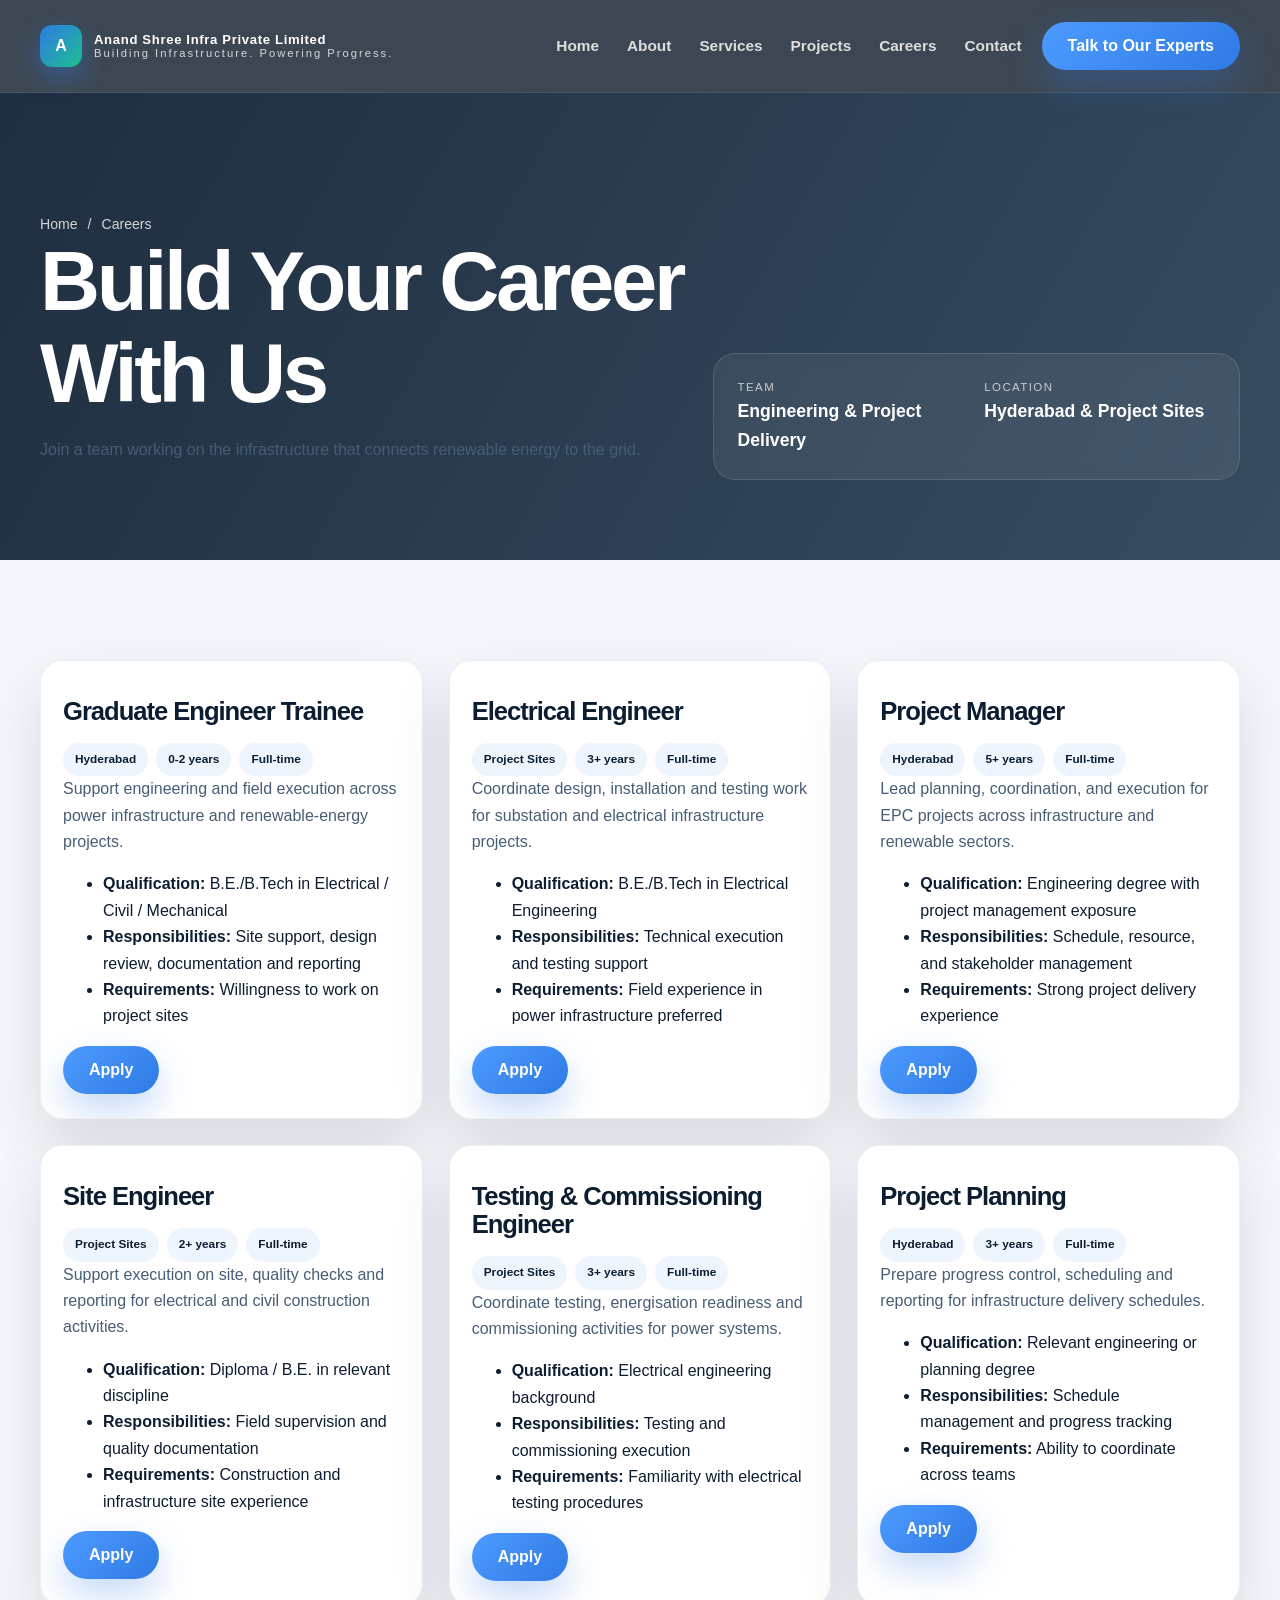
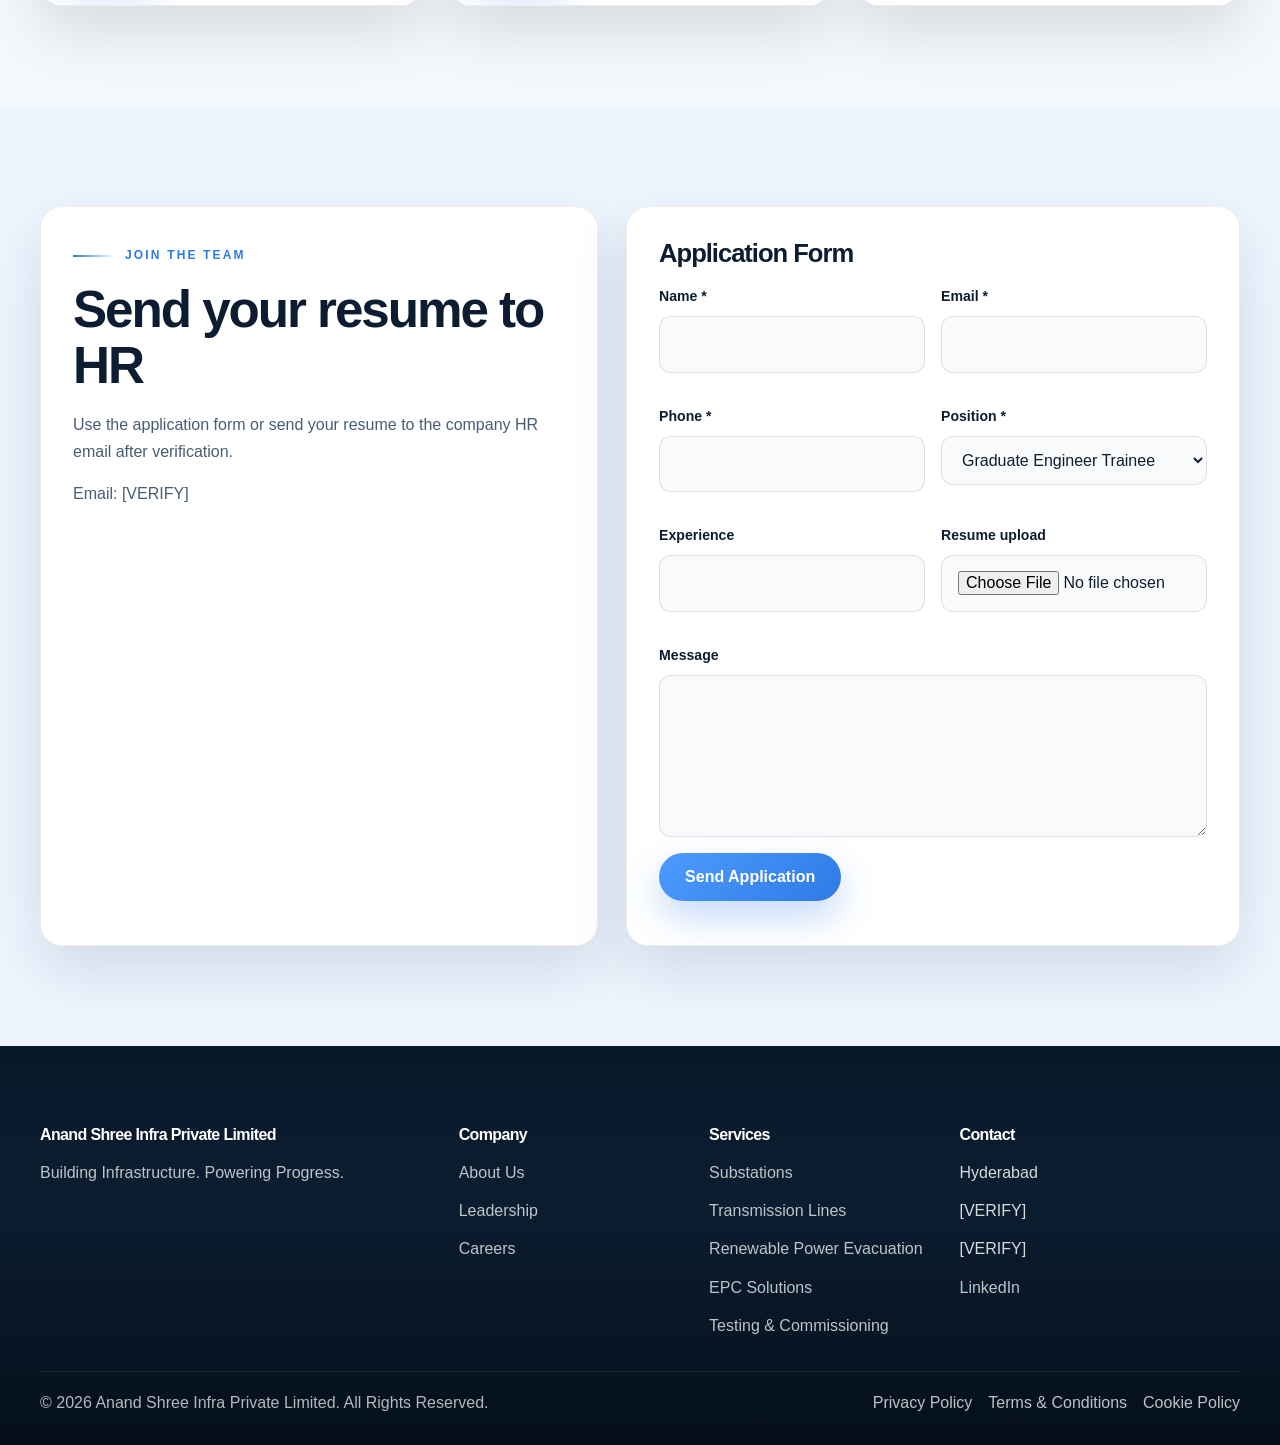
<file: careers.html>
<!DOCTYPE html>
<html lang="en">
  <head>
    <meta charset="UTF-8" />
    <meta name="viewport" content="width=device-width, initial-scale=1.0" />
    <title>Careers | Anand Shree Infra Private Limited</title>
    <meta name="description" content="Careers at Anand Shree Infra Private Limited: engineering, project management and site roles for electrical and renewable infrastructure projects." />
    <link rel="stylesheet" href="css/styles.css" />
    <script defer src="js/site-data.js"></script>
    <script defer src="js/script.js"></script>
  </head>
  <body>
    <header class="site-header">
      <div class="container header-inner">
        <a class="brand" href="index.html"><div class="brand-mark">A</div><div class="brand-text"><strong data-config="company-name">Anand Shree Infra Private Limited</strong><span data-config="tagline">Building Infrastructure. Powering Progress.</span></div></a>
        <nav class="main-nav" aria-label="Main navigation"><a href="index.html">Home</a><a href="about.html">About</a><div class="nav-item has-mega"><a href="services.html">Services</a><div class="mega-menu"><div class="mega-column"><h4>Power Infrastructure</h4><a href="substations.html">Substations</a><a href="transmission-lines.html">Transmission Lines</a><a href="renewable-power-evacuation.html">Power Evacuation</a><a href="services.html">Electrical Infrastructure</a></div><div class="mega-column"><h4>Renewable Energy</h4><a href="renewable-power-evacuation.html">Solar Power Infrastructure</a><a href="renewable-power-evacuation.html">Renewable Power Evacuation</a><a href="projects.html">Solar &amp; Wind Project Infrastructure</a></div><div class="mega-column"><h4>EPC</h4><a href="epc-solutions.html">Engineering</a><a href="epc-solutions.html">Procurement</a><a href="epc-solutions.html">Construction</a><a href="epc-solutions.html">Erection</a><a href="epc-solutions.html">Testing &amp; Commissioning</a></div></div></div><a href="projects.html">Projects</a><a href="careers.html">Careers</a><a href="contact.html">Contact</a></nav>
        <div class="header-actions"><a class="btn btn-primary" href="contact.html">Talk to Our Experts</a></div>
        <button class="btn btn-secondary mobile-menu-toggle" aria-expanded="false" aria-label="Toggle menu">Menu</button>
      </div>
      <div class="mobile-menu"><nav class="mobile-nav container"><a href="index.html">Home</a><a href="about.html">About</a><a href="services.html">Services</a><a href="projects.html">Projects</a><a href="careers.html">Careers</a><a href="contact.html">Contact</a><a class="btn btn-primary mobile-btn" href="contact.html">Talk to Our Experts</a></nav></div>
    </header>
    <main>
      <section class="page-hero">
        <div class="container page-hero-inner">
          <div>
            <div class="breadcrumbs"><a href="index.html">Home</a> / <span>Careers</span></div>
            <h1>Build Your Career With Us</h1>
            <p>Join a team working on the infrastructure that connects renewable energy to the grid.</p>
          </div>
          <div class="page-hero-card"><div class="grid-meta"><div><div class="meta-label">Team</div><div class="meta-value">Engineering &amp; Project Delivery</div></div><div><div class="meta-label">Location</div><div class="meta-value">Hyderabad &amp; Project Sites</div></div></div></div>
        </div>
      </section>
      <section class="section">
        <div class="container">
          <div class="jobs-grid">
            <article class="job-card"><div class="card-body"><h3>Graduate Engineer Trainee</h3><div class="job-row"><span class="job-tag">Hyderabad</span><span class="job-tag">0-2 years</span><span class="job-tag">Full-time</span></div><p>Support engineering and field execution across power infrastructure and renewable-energy projects.</p><ul><li><strong>Qualification:</strong> B.E./B.Tech in Electrical / Civil / Mechanical</li><li><strong>Responsibilities:</strong> Site support, design review, documentation and reporting</li><li><strong>Requirements:</strong> Willingness to work on project sites</li></ul><a class="btn btn-primary" href="#application-form">Apply</a></div></article>
            <article class="job-card"><div class="card-body"><h3>Electrical Engineer</h3><div class="job-row"><span class="job-tag">Project Sites</span><span class="job-tag">3+ years</span><span class="job-tag">Full-time</span></div><p>Coordinate design, installation and testing work for substation and electrical infrastructure projects.</p><ul><li><strong>Qualification:</strong> B.E./B.Tech in Electrical Engineering</li><li><strong>Responsibilities:</strong> Technical execution and testing support</li><li><strong>Requirements:</strong> Field experience in power infrastructure preferred</li></ul><a class="btn btn-primary" href="#application-form">Apply</a></div></article>
            <article class="job-card"><div class="card-body"><h3>Project Manager</h3><div class="job-row"><span class="job-tag">Hyderabad</span><span class="job-tag">5+ years</span><span class="job-tag">Full-time</span></div><p>Lead planning, coordination, and execution for EPC projects across infrastructure and renewable sectors.</p><ul><li><strong>Qualification:</strong> Engineering degree with project management exposure</li><li><strong>Responsibilities:</strong> Schedule, resource, and stakeholder management</li><li><strong>Requirements:</strong> Strong project delivery experience</li></ul><a class="btn btn-primary" href="#application-form">Apply</a></div></article>
            <article class="job-card"><div class="card-body"><h3>Site Engineer</h3><div class="job-row"><span class="job-tag">Project Sites</span><span class="job-tag">2+ years</span><span class="job-tag">Full-time</span></div><p>Support execution on site, quality checks and reporting for electrical and civil construction activities.</p><ul><li><strong>Qualification:</strong> Diploma / B.E. in relevant discipline</li><li><strong>Responsibilities:</strong> Field supervision and quality documentation</li><li><strong>Requirements:</strong> Construction and infrastructure site experience</li></ul><a class="btn btn-primary" href="#application-form">Apply</a></div></article>
            <article class="job-card"><div class="card-body"><h3>Testing &amp; Commissioning Engineer</h3><div class="job-row"><span class="job-tag">Project Sites</span><span class="job-tag">3+ years</span><span class="job-tag">Full-time</span></div><p>Coordinate testing, energisation readiness and commissioning activities for power systems.</p><ul><li><strong>Qualification:</strong> Electrical engineering background</li><li><strong>Responsibilities:</strong> Testing and commissioning execution</li><li><strong>Requirements:</strong> Familiarity with electrical testing procedures</li></ul><a class="btn btn-primary" href="#application-form">Apply</a></div></article>
            <article class="job-card"><div class="card-body"><h3>Project Planning</h3><div class="job-row"><span class="job-tag">Hyderabad</span><span class="job-tag">3+ years</span><span class="job-tag">Full-time</span></div><p>Prepare progress control, scheduling and reporting for infrastructure delivery schedules.</p><ul><li><strong>Qualification:</strong> Relevant engineering or planning degree</li><li><strong>Responsibilities:</strong> Schedule management and progress tracking</li><li><strong>Requirements:</strong> Ability to coordinate across teams</li></ul><a class="btn btn-primary" href="#application-form">Apply</a></div></article>
          </div>
        </div>
      </section>
      <section class="section" style="background:#edf5ff;">
        <div class="container contact-grid">
          <div class="contact-panel"><div class="eyebrow">Join the Team</div><h2>Send your resume to HR</h2><p>Use the application form or send your resume to the company HR email after verification.</p><p>Email: <span data-config="email">[VERIFY]</span></p></div>
          <div class="form-panel" id="application-form">
            <h3>Application Form</h3>
            <form data-form>
              <div class="form-grid">
                <div class="field"><label for="app-name">Name *</label><input id="app-name" type="text" required /></div>
                <div class="field"><label for="app-email">Email *</label><input id="app-email" type="email" required /></div>
                <div class="field"><label for="app-phone">Phone *</label><input id="app-phone" type="tel" required /></div>
                <div class="field"><label for="app-position">Position *</label><select id="app-position"><option>Graduate Engineer Trainee</option><option>Electrical Engineer</option><option>Project Manager</option><option>Site Engineer</option><option>Testing &amp; Commissioning Engineer</option><option>Project Planning</option><option>Civil Engineer</option><option>Safety Professional</option></select></div>
                <div class="field"><label for="app-experience">Experience</label><input id="app-experience" type="text" /></div>
                <div class="field"><label for="app-resume">Resume upload</label><input id="app-resume" type="file" /></div>
                <div class="field" style="grid-column:1 / -1;"><label for="app-message">Message</label><textarea id="app-message" rows="5"></textarea></div>
              </div>
              <button class="btn btn-primary" type="submit">Send Application</button>
              <div class="form-status" aria-live="polite"></div>
            </form>
          </div>
        </div>
      </section>
    </main>
    <footer class="footer">
      <div class="container footer-inner"><div><h4 data-config="company-name">Anand Shree Infra Private Limited</h4><p>Building Infrastructure. Powering Progress.</p></div><div><h4>Company</h4><ul><li><a href="about.html">About Us</a></li><li><a href="careers.html">Leadership</a></li><li><a href="careers.html">Careers</a></li></ul></div><div><h4>Services</h4><ul><li><a href="substations.html">Substations</a></li><li><a href="transmission-lines.html">Transmission Lines</a></li><li><a href="renewable-power-evacuation.html">Renewable Power Evacuation</a></li><li><a href="epc-solutions.html">EPC Solutions</a></li><li><a href="services.html">Testing &amp; Commissioning</a></li></ul></div><div><h4>Contact</h4><ul><li>Hyderabad</li><li data-config="phone">[VERIFY]</li><li data-config="email">[VERIFY]</li><li><a href="https://www.linkedin.com" target="_blank" rel="noreferrer">LinkedIn</a></li></ul></div></div>
      <div class="container footer-bottom"><div>© <span data-config="current-year">2026</span> Anand Shree Infra Private Limited. All Rights Reserved.</div><div class="footer-bottom-links"><a href="index.html">Privacy Policy</a><a href="index.html">Terms &amp; Conditions</a><a href="index.html">Cookie Policy</a></div></div>
    </footer>
  </body>
</html>
</file>
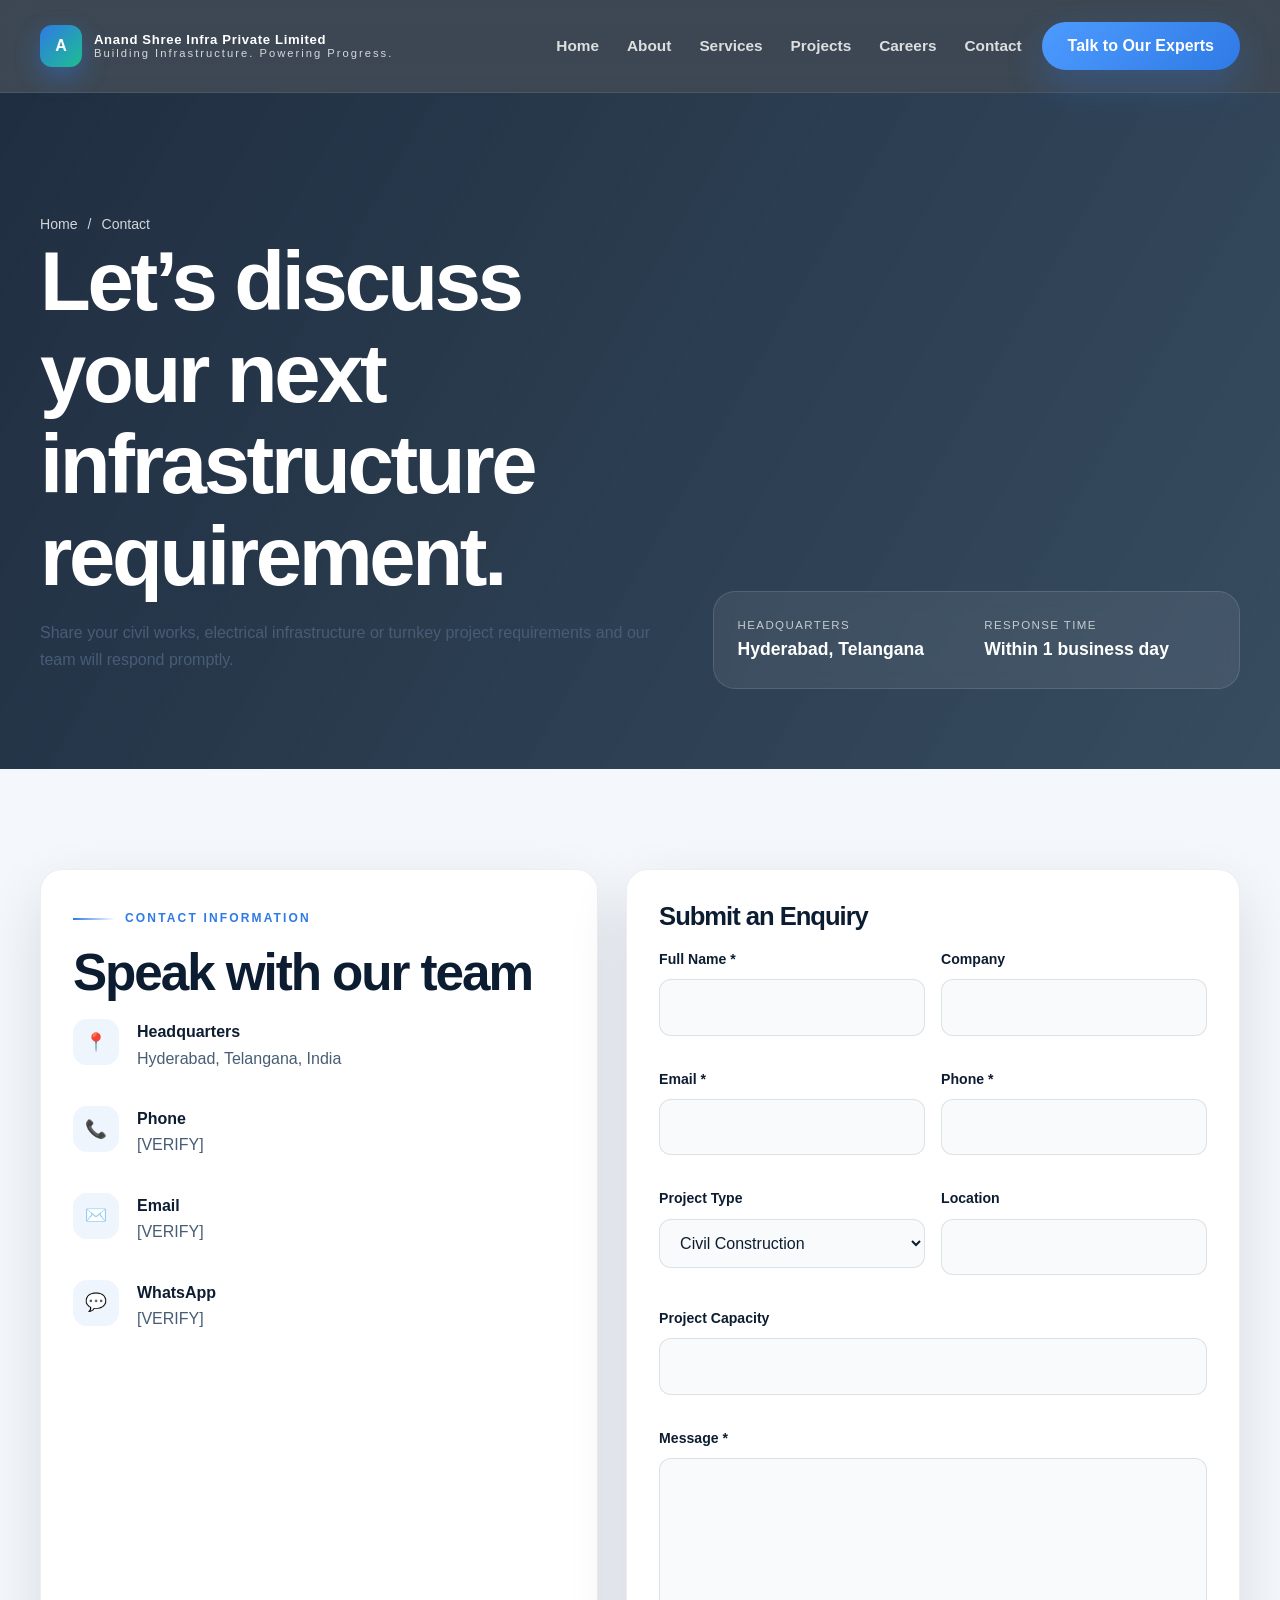
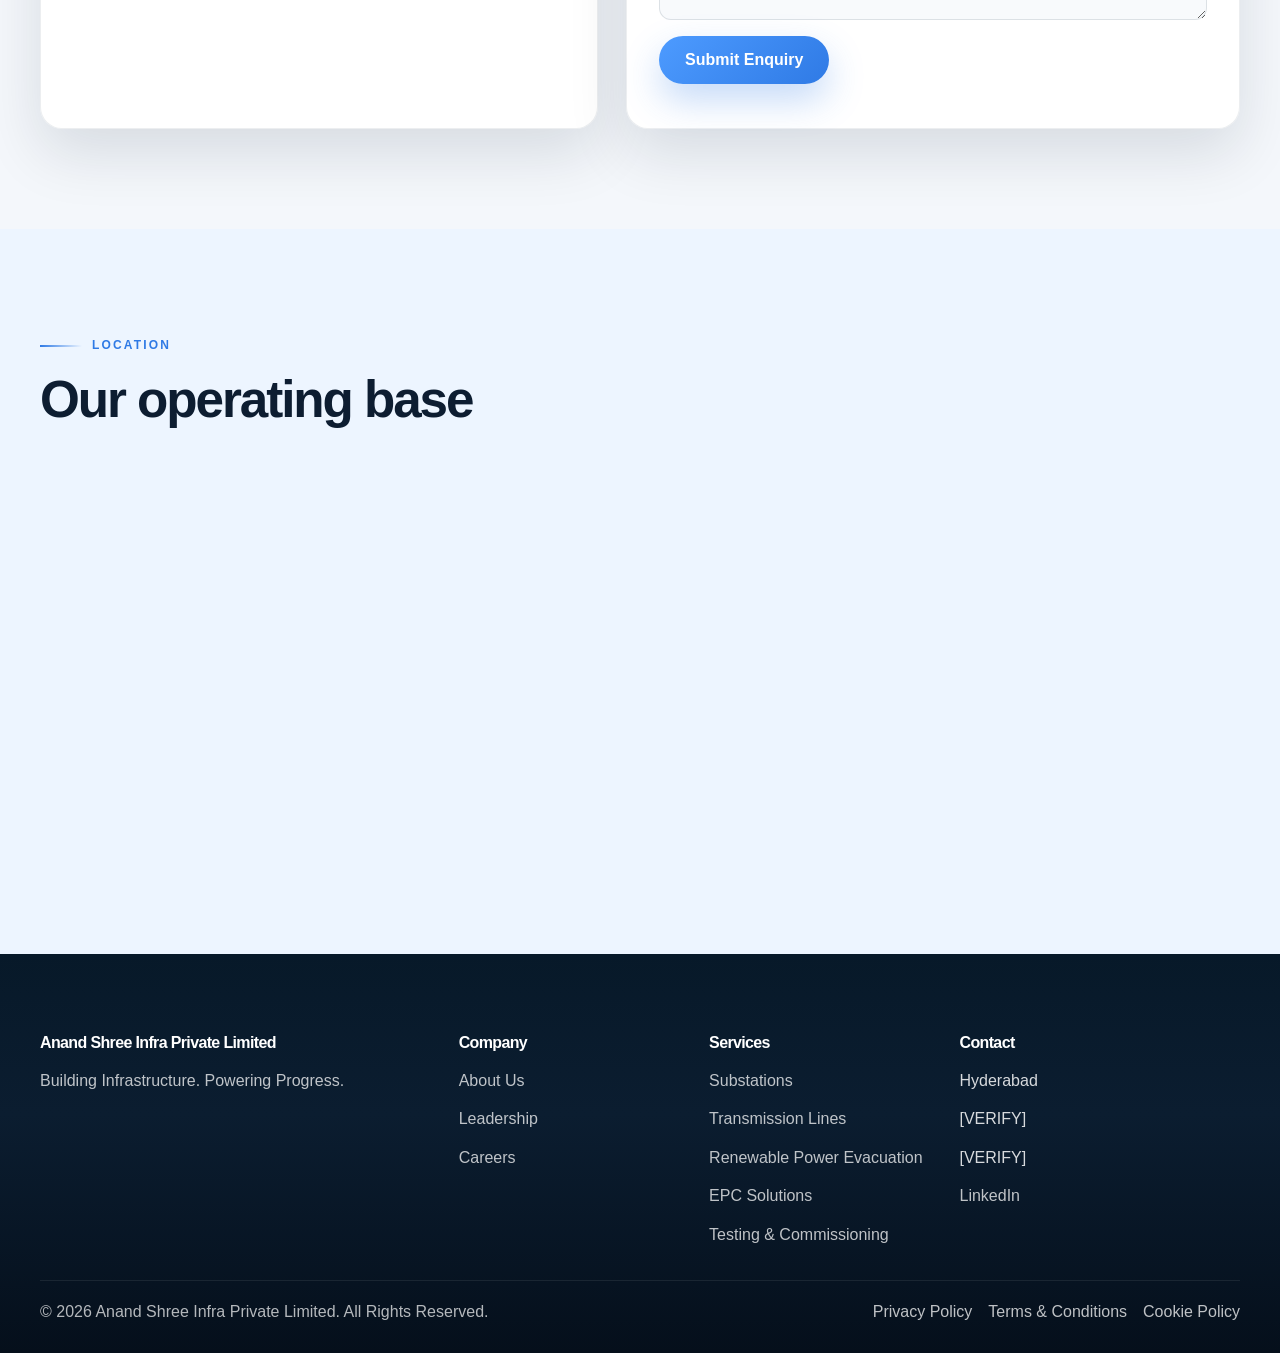
<file: contact.html>
<!DOCTYPE html>
<html lang="en">
  <head>
    <meta charset="UTF-8" />
    <meta name="viewport" content="width=device-width, initial-scale=1.0" />
    <title>Contact | Anand Shree Infra Private Limited</title>
    <meta name="description" content="Contact Anand Shree Infra Private Limited for civil construction, electrical infrastructure, EPC delivery and project execution requirements." />
    <link rel="stylesheet" href="css/styles.css" />
    <script defer src="js/site-data.js"></script>
    <script defer src="js/script.js"></script>
  </head>
  <body>
    <header class="site-header">
      <div class="container header-inner">
        <a class="brand" href="index.html"><div class="brand-mark">A</div><div class="brand-text"><strong data-config="company-name">Anand Shree Infra Private Limited</strong><span data-config="tagline">Building Infrastructure. Powering Progress.</span></div></a>
        <nav class="main-nav" aria-label="Main navigation"><a href="index.html">Home</a><a href="about.html">About</a><div class="nav-item has-mega"><a href="services.html">Services</a><div class="mega-menu"><div class="mega-column"><h4>Electrical</h4><a href="substations.html">Substations</a><a href="transmission-lines.html">Transmission Lines</a><a href="renewable-power-evacuation.html">Power Evacuation</a><a href="services.html">Electrical Infrastructure</a></div><div class="mega-column"><h4>Civil</h4><a href="services.html">Industrial Construction</a><a href="services.html">Commercial Construction</a><a href="services.html">Infrastructure Development</a><a href="projects.html">Project Execution</a></div><div class="mega-column"><h4>EPC</h4><a href="epc-solutions.html">Engineering</a><a href="epc-solutions.html">Procurement</a><a href="epc-solutions.html">Construction</a><a href="epc-solutions.html">Erection</a><a href="epc-solutions.html">Testing &amp; Commissioning</a></div></div></div><a href="projects.html">Projects</a><a href="careers.html">Careers</a><a href="contact.html">Contact</a></nav>
        <div class="header-actions"><a class="btn btn-primary" href="contact.html">Talk to Our Experts</a></div>
        <button class="btn btn-secondary mobile-menu-toggle" aria-expanded="false" aria-label="Toggle menu">Menu</button>
      </div>
      <div class="mobile-menu"><nav class="mobile-nav container"><a href="index.html">Home</a><a href="about.html">About</a><a href="services.html">Services</a><a href="projects.html">Projects</a><a href="careers.html">Careers</a><a href="contact.html">Contact</a><a class="btn btn-primary mobile-btn" href="contact.html">Talk to Our Experts</a></nav></div>
    </header>
    <main>
      <section class="page-hero">
        <div class="container page-hero-inner">
          <div>
            <div class="breadcrumbs"><a href="index.html">Home</a> / <span>Contact</span></div>
            <h1>Let’s discuss your next infrastructure requirement.</h1>
            <p>Share your civil works, electrical infrastructure or turnkey project requirements and our team will respond promptly.</p>
          </div>
          <div class="page-hero-card"><div class="grid-meta"><div><div class="meta-label">Headquarters</div><div class="meta-value">Hyderabad, Telangana</div></div><div><div class="meta-label">Response Time</div><div class="meta-value">Within 1 business day</div></div></div></div>
        </div>
      </section>
      <section class="section">
        <div class="container contact-grid">
          <div class="contact-panel">
            <div class="eyebrow">Contact Information</div>
            <h2>Speak with our team</h2>
            <div class="contact-list">
              <div class="contact-row"><div class="contact-icon">📍</div><div><strong>Headquarters</strong><p data-config="headquarters">Hyderabad, Telangana, India</p></div></div>
              <div class="contact-row"><div class="contact-icon">📞</div><div><strong>Phone</strong><p data-config="phone">[VERIFY]</p></div></div>
              <div class="contact-row"><div class="contact-icon">✉️</div><div><strong>Email</strong><p data-config="email">[VERIFY]</p></div></div>
              <div class="contact-row"><div class="contact-icon">💬</div><div><strong>WhatsApp</strong><p>[VERIFY]</p></div></div>
            </div>
          </div>
          <div class="form-panel">
            <h3>Submit an Enquiry</h3>
            <form data-form>
              <div class="form-grid">
                <div class="field"><label for="contact-full-name">Full Name *</label><input id="contact-full-name" type="text" required /></div>
                <div class="field"><label for="contact-company">Company</label><input id="contact-company" type="text" /></div>
                <div class="field"><label for="contact-email">Email *</label><input id="contact-email" type="email" required /></div>
                <div class="field"><label for="contact-phone">Phone *</label><input id="contact-phone" type="tel" required /></div>
                <div class="field"><label for="contact-project-type">Project Type</label><select id="contact-project-type"><option>Civil Construction</option><option>Electrical Infrastructure</option><option>Substation</option><option>Transmission Line</option><option>Power Evacuation</option><option>Industrial Infrastructure</option><option>Commercial Construction</option><option>EPC</option><option>Other</option></select></div>
                <div class="field"><label for="contact-location">Location</label><input id="contact-location" type="text" /></div>
                <div class="field" style="grid-column:1 / -1;"><label for="contact-capacity">Project Capacity</label><input id="contact-capacity" type="text" /></div>
                <div class="field" style="grid-column:1 / -1;"><label for="contact-message">Message *</label><textarea id="contact-message" rows="5" required></textarea></div>
              </div>
              <button class="btn btn-primary" type="submit">Submit Enquiry</button>
              <div class="form-status" aria-live="polite"></div>
            </form>
          </div>
        </div>
      </section>
      <section class="section" style="background:#edf5ff;">
        <div class="container">
          <div class="section-header"><div class="eyebrow">Location</div><h2>Our operating base</h2></div>
          <iframe class="map-frame" title="Hyderabad map" src="https://www.google.com/maps?q=Hyderabad%20Telangana%20India&output=embed" loading="lazy" referrerpolicy="no-referrer-when-downgrade"></iframe>
        </div>
      </section>
    </main>
    <footer class="footer">
      <div class="container footer-inner"><div><h4 data-config="company-name">Anand Shree Infra Private Limited</h4><p>Building Infrastructure. Powering Progress.</p></div><div><h4>Company</h4><ul><li><a href="about.html">About Us</a></li><li><a href="careers.html">Leadership</a></li><li><a href="careers.html">Careers</a></li></ul></div><div><h4>Services</h4><ul><li><a href="substations.html">Substations</a></li><li><a href="transmission-lines.html">Transmission Lines</a></li><li><a href="renewable-power-evacuation.html">Renewable Power Evacuation</a></li><li><a href="epc-solutions.html">EPC Solutions</a></li><li><a href="services.html">Testing &amp; Commissioning</a></li></ul></div><div><h4>Contact</h4><ul><li>Hyderabad</li><li data-config="phone">[VERIFY]</li><li data-config="email">[VERIFY]</li><li><a href="https://www.linkedin.com" target="_blank" rel="noreferrer">LinkedIn</a></li></ul></div></div>
      <div class="container footer-bottom"><div>© <span data-config="current-year">2026</span> Anand Shree Infra Private Limited. All Rights Reserved.</div><div class="footer-bottom-links"><a href="index.html">Privacy Policy</a><a href="index.html">Terms &amp; Conditions</a><a href="index.html">Cookie Policy</a></div></div>
    </footer>
  </body>
</html>
</file>
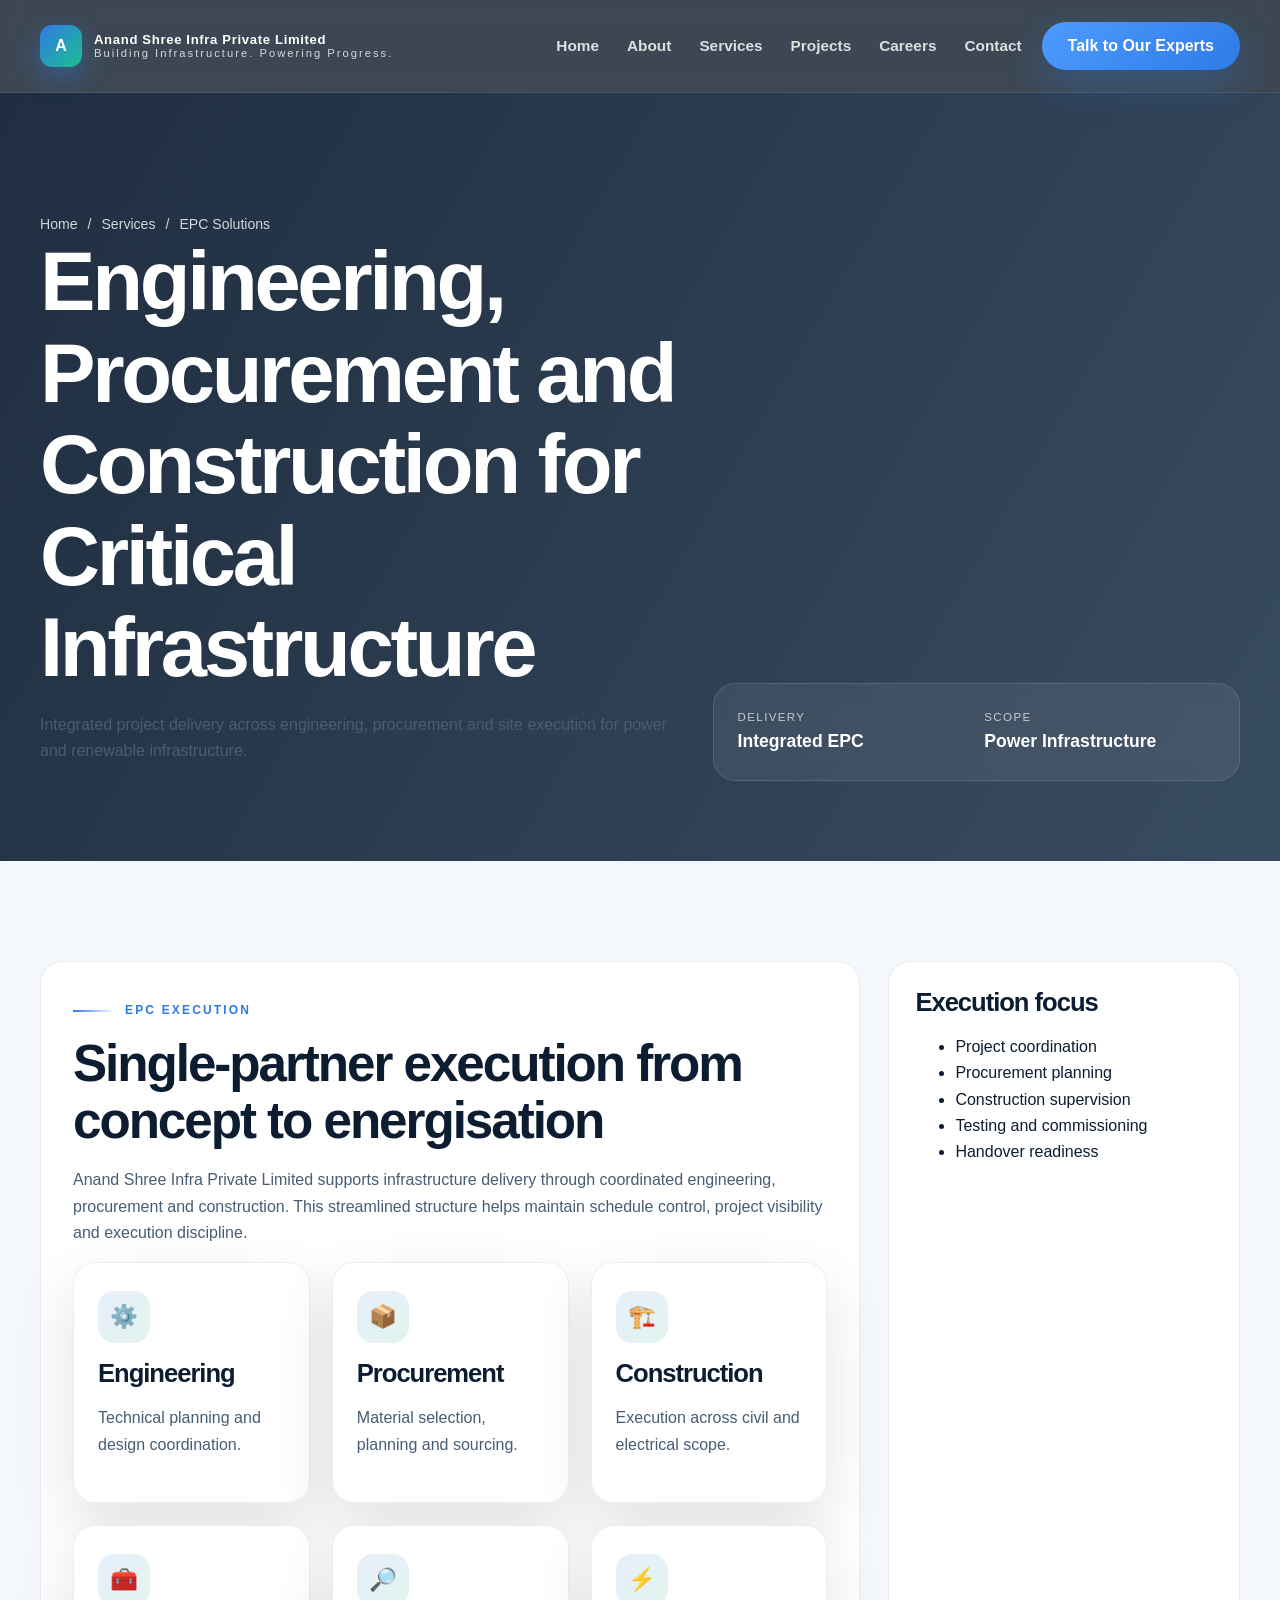
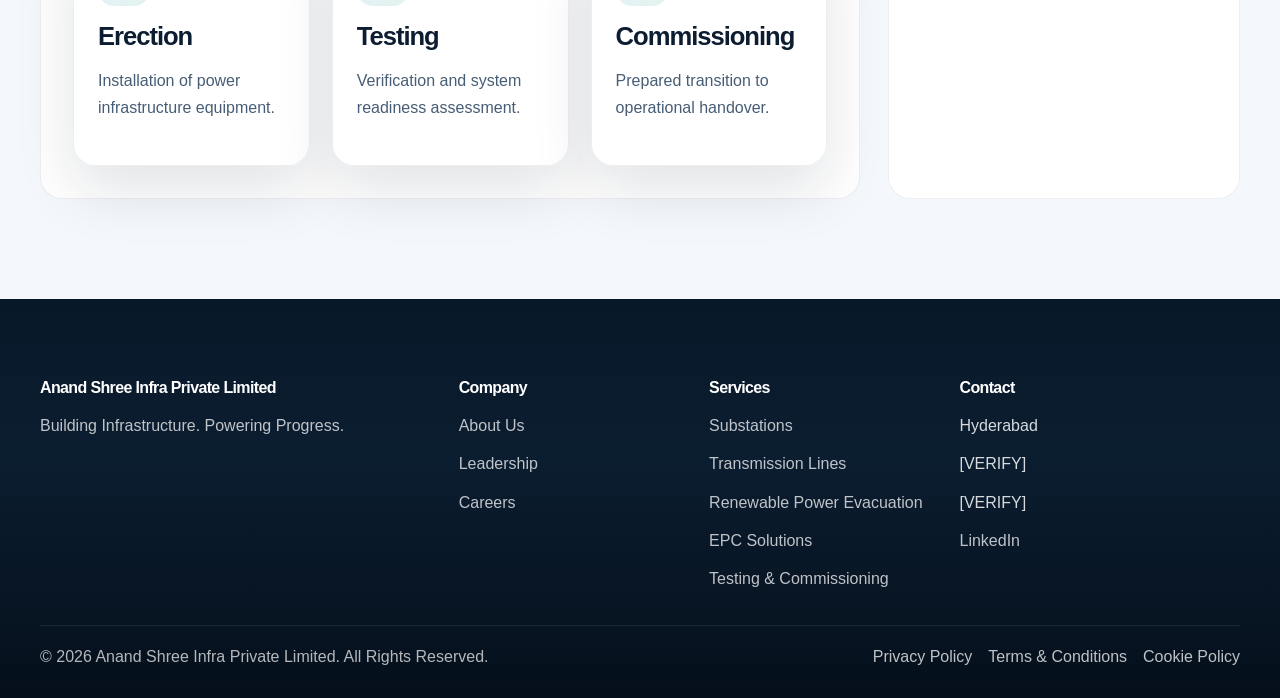
<file: epc-solutions.html>
<!DOCTYPE html>
<html lang="en">
  <head>
    <meta charset="UTF-8" />
    <meta name="viewport" content="width=device-width, initial-scale=1.0" />
    <title>EPC Solutions | Anand Shree Infra Private Limited</title>
    <meta name="description" content="Engineering, procurement and construction solutions for substations, transmission infrastructure and renewable power evacuation projects." />
    <link rel="stylesheet" href="css/styles.css" />
    <script defer src="js/site-data.js"></script>
    <script defer src="js/script.js"></script>
  </head>
  <body>
    <header class="site-header">
      <div class="container header-inner">
        <a class="brand" href="index.html"><div class="brand-mark">A</div><div class="brand-text"><strong data-config="company-name">Anand Shree Infra Private Limited</strong><span data-config="tagline">Building Infrastructure. Powering Progress.</span></div></a>
        <nav class="main-nav" aria-label="Main navigation"><a href="index.html">Home</a><a href="about.html">About</a><div class="nav-item has-mega"><a href="services.html">Services</a><div class="mega-menu"><div class="mega-column"><h4>Power Infrastructure</h4><a href="substations.html">Substations</a><a href="transmission-lines.html">Transmission Lines</a><a href="renewable-power-evacuation.html">Power Evacuation</a><a href="services.html">Electrical Infrastructure</a></div><div class="mega-column"><h4>Renewable Energy</h4><a href="renewable-power-evacuation.html">Solar Power Infrastructure</a><a href="renewable-power-evacuation.html">Renewable Power Evacuation</a><a href="projects.html">Solar &amp; Wind Project Infrastructure</a></div><div class="mega-column"><h4>EPC</h4><a href="epc-solutions.html">Engineering</a><a href="epc-solutions.html">Procurement</a><a href="epc-solutions.html">Construction</a><a href="epc-solutions.html">Erection</a><a href="epc-solutions.html">Testing &amp; Commissioning</a></div></div></div><a href="projects.html">Projects</a><a href="careers.html">Careers</a><a href="contact.html">Contact</a></nav>
        <div class="header-actions"><a class="btn btn-primary" href="contact.html">Talk to Our Experts</a></div>
        <button class="btn btn-secondary mobile-menu-toggle" aria-expanded="false" aria-label="Toggle menu">Menu</button>
      </div>
      <div class="mobile-menu"><nav class="mobile-nav container"><a href="index.html">Home</a><a href="about.html">About</a><a href="services.html">Services</a><a href="projects.html">Projects</a><a href="careers.html">Careers</a><a href="contact.html">Contact</a><a class="btn btn-primary mobile-btn" href="contact.html">Talk to Our Experts</a></nav></div>
    </header>
    <main>
      <section class="page-hero">
        <div class="container page-hero-inner">
          <div>
            <div class="breadcrumbs"><a href="index.html">Home</a> / <a href="services.html">Services</a> / <span>EPC Solutions</span></div>
            <h1>Engineering, Procurement and Construction for Critical Infrastructure</h1>
            <p>Integrated project delivery across engineering, procurement and site execution for power and renewable infrastructure.</p>
          </div>
          <div class="page-hero-card"><div class="grid-meta"><div><div class="meta-label">Delivery</div><div class="meta-value">Integrated EPC</div></div><div><div class="meta-label">Scope</div><div class="meta-value">Power Infrastructure</div></div></div></div>
        </div>
      </section>
      <section class="section">
        <div class="container detail-layout">
          <div class="detail-content">
            <div class="eyebrow">EPC execution</div>
            <h2>Single-partner execution from concept to energisation</h2>
            <p>Anand Shree Infra Private Limited supports infrastructure delivery through coordinated engineering, procurement and construction. This streamlined structure helps maintain schedule control, project visibility and execution discipline.</p>
            <div class="why-grid">
              <article class="reason-card"><div class="icon">⚙️</div><h3>Engineering</h3><p>Technical planning and design coordination.</p></article>
              <article class="reason-card"><div class="icon">📦</div><h3>Procurement</h3><p>Material selection, planning and sourcing.</p></article>
              <article class="reason-card"><div class="icon">🏗️</div><h3>Construction</h3><p>Execution across civil and electrical scope.</p></article>
              <article class="reason-card"><div class="icon">🧰</div><h3>Erection</h3><p>Installation of power infrastructure equipment.</p></article>
              <article class="reason-card"><div class="icon">🔎</div><h3>Testing</h3><p>Verification and system readiness assessment.</p></article>
              <article class="reason-card"><div class="icon">⚡</div><h3>Commissioning</h3><p>Prepared transition to operational handover.</p></article>
            </div>
          </div>
          <aside class="side-panel"><h3>Execution focus</h3><ul><li>Project coordination</li><li>Procurement planning</li><li>Construction supervision</li><li>Testing and commissioning</li><li>Handover readiness</li></ul></aside>
        </div>
      </section>
    </main>
    <footer class="footer">
      <div class="container footer-inner"><div><h4 data-config="company-name">Anand Shree Infra Private Limited</h4><p>Building Infrastructure. Powering Progress.</p></div><div><h4>Company</h4><ul><li><a href="about.html">About Us</a></li><li><a href="careers.html">Leadership</a></li><li><a href="careers.html">Careers</a></li></ul></div><div><h4>Services</h4><ul><li><a href="substations.html">Substations</a></li><li><a href="transmission-lines.html">Transmission Lines</a></li><li><a href="renewable-power-evacuation.html">Renewable Power Evacuation</a></li><li><a href="epc-solutions.html">EPC Solutions</a></li><li><a href="services.html">Testing &amp; Commissioning</a></li></ul></div><div><h4>Contact</h4><ul><li>Hyderabad</li><li data-config="phone">[VERIFY]</li><li data-config="email">[VERIFY]</li><li><a href="https://www.linkedin.com" target="_blank" rel="noreferrer">LinkedIn</a></li></ul></div></div>
      <div class="container footer-bottom"><div>© <span data-config="current-year">2026</span> Anand Shree Infra Private Limited. All Rights Reserved.</div><div class="footer-bottom-links"><a href="index.html">Privacy Policy</a><a href="index.html">Terms &amp; Conditions</a><a href="index.html">Cookie Policy</a></div></div>
    </footer>
  </body>
</html>
</file>
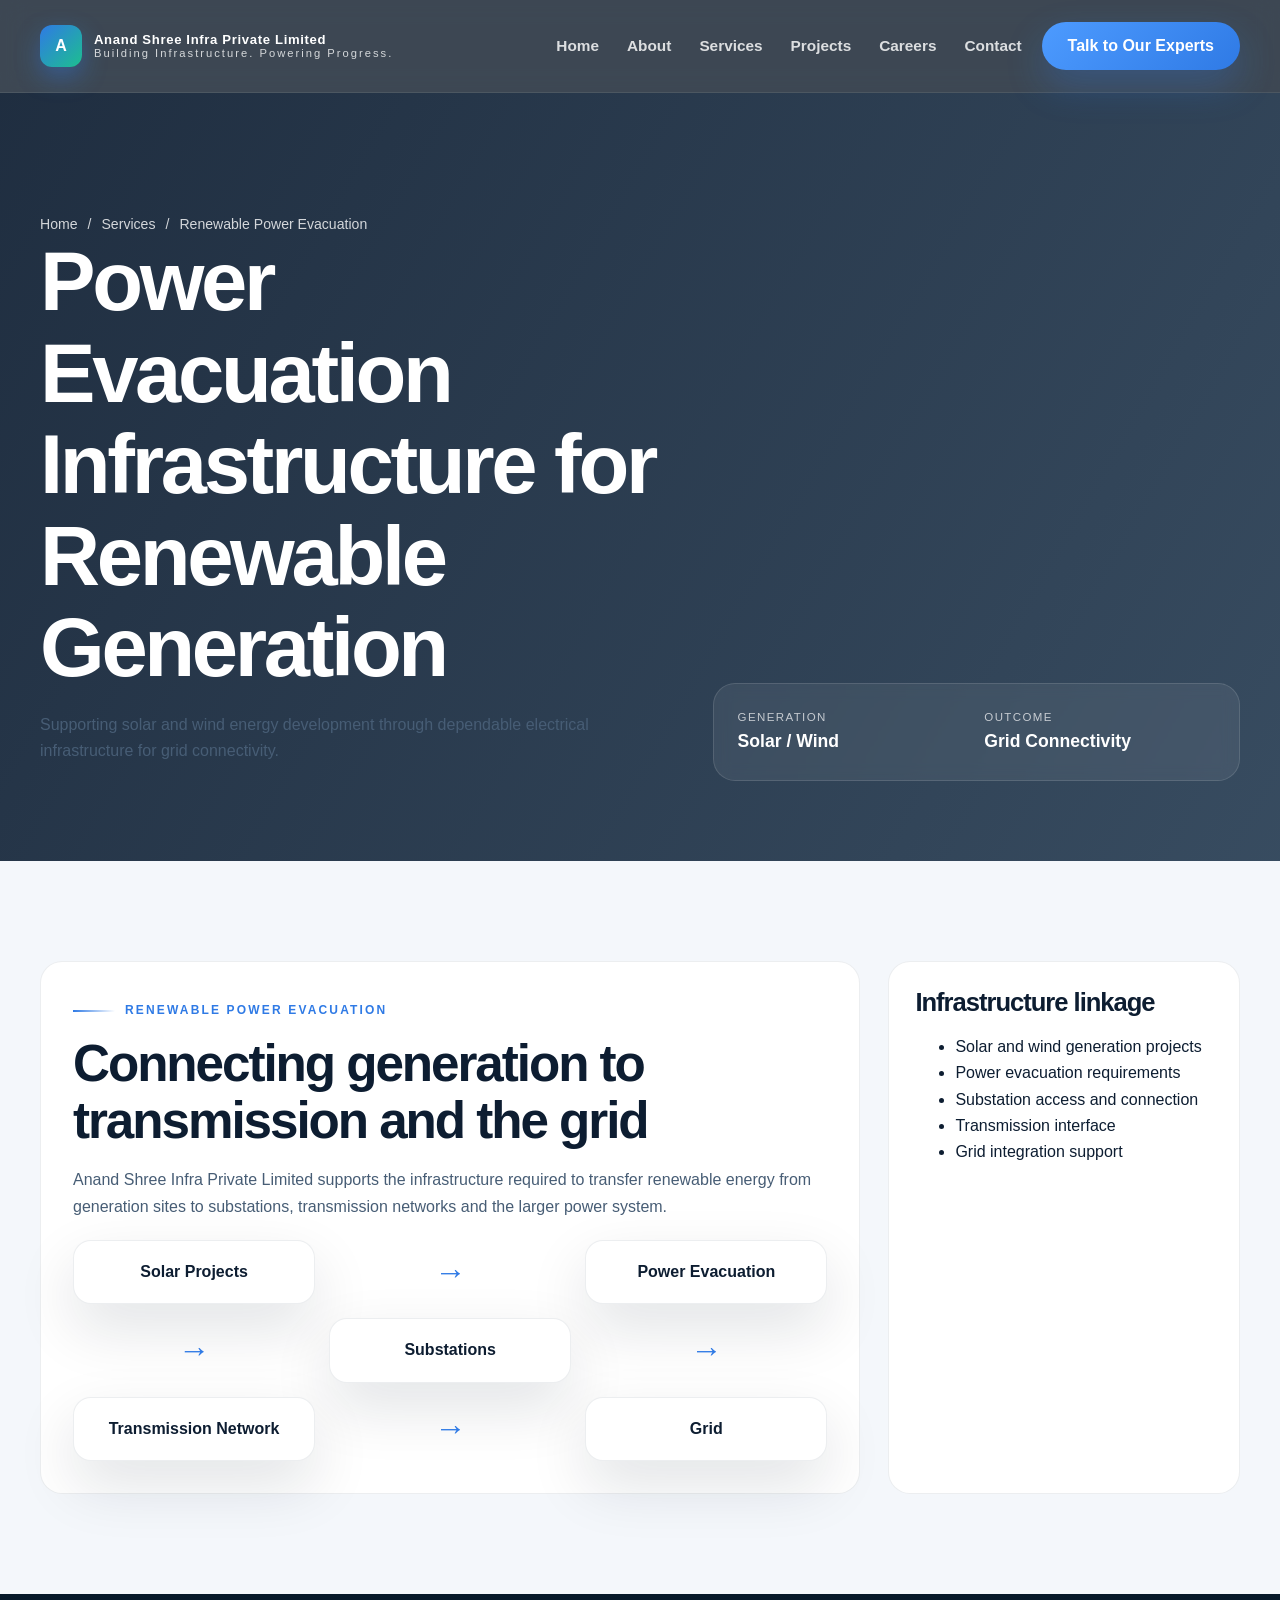
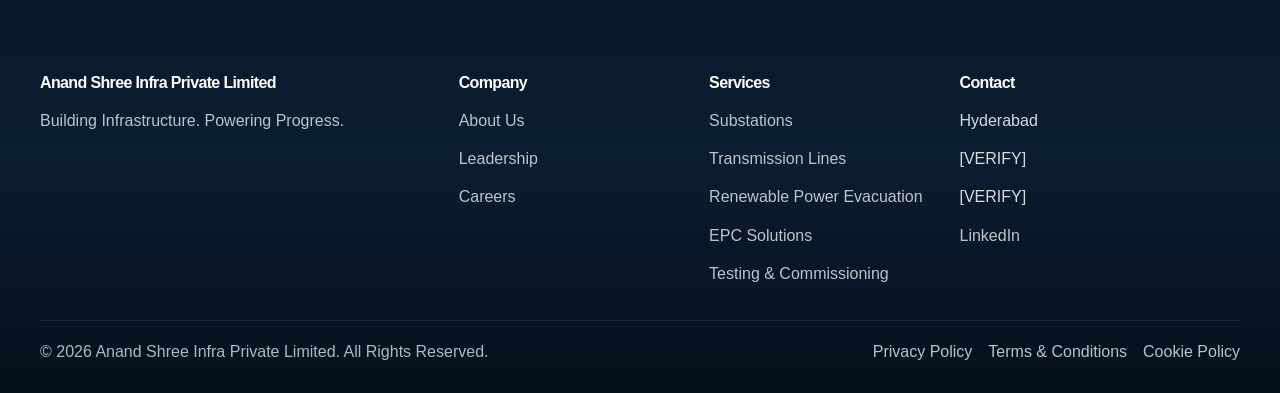
<file: renewable-power-evacuation.html>
<!DOCTYPE html>
<html lang="en">
  <head>
    <meta charset="UTF-8" />
    <meta name="viewport" content="width=device-width, initial-scale=1.0" />
    <title>Renewable Power Evacuation | Anand Shree Infra Private Limited</title>
    <meta name="description" content="Renewable power evacuation solutions connecting solar and wind generation assets to the grid through robust electrical infrastructure." />
    <link rel="stylesheet" href="css/styles.css" />
    <script defer src="js/site-data.js"></script>
    <script defer src="js/script.js"></script>
  </head>
  <body>
    <header class="site-header">
      <div class="container header-inner">
        <a class="brand" href="index.html"><div class="brand-mark">A</div><div class="brand-text"><strong data-config="company-name">Anand Shree Infra Private Limited</strong><span data-config="tagline">Building Infrastructure. Powering Progress.</span></div></a>
        <nav class="main-nav" aria-label="Main navigation"><a href="index.html">Home</a><a href="about.html">About</a><div class="nav-item has-mega"><a href="services.html">Services</a><div class="mega-menu"><div class="mega-column"><h4>Power Infrastructure</h4><a href="substations.html">Substations</a><a href="transmission-lines.html">Transmission Lines</a><a href="renewable-power-evacuation.html">Power Evacuation</a><a href="services.html">Electrical Infrastructure</a></div><div class="mega-column"><h4>Renewable Energy</h4><a href="renewable-power-evacuation.html">Solar Power Infrastructure</a><a href="renewable-power-evacuation.html">Renewable Power Evacuation</a><a href="projects.html">Solar &amp; Wind Project Infrastructure</a></div><div class="mega-column"><h4>EPC</h4><a href="epc-solutions.html">Engineering</a><a href="epc-solutions.html">Procurement</a><a href="epc-solutions.html">Construction</a><a href="epc-solutions.html">Erection</a><a href="epc-solutions.html">Testing &amp; Commissioning</a></div></div></div><a href="projects.html">Projects</a><a href="careers.html">Careers</a><a href="contact.html">Contact</a></nav>
        <div class="header-actions"><a class="btn btn-primary" href="contact.html">Talk to Our Experts</a></div>
        <button class="btn btn-secondary mobile-menu-toggle" aria-expanded="false" aria-label="Toggle menu">Menu</button>
      </div>
      <div class="mobile-menu"><nav class="mobile-nav container"><a href="index.html">Home</a><a href="about.html">About</a><a href="services.html">Services</a><a href="projects.html">Projects</a><a href="careers.html">Careers</a><a href="contact.html">Contact</a><a class="btn btn-primary mobile-btn" href="contact.html">Talk to Our Experts</a></nav></div>
    </header>
    <main>
      <section class="page-hero">
        <div class="container page-hero-inner">
          <div>
            <div class="breadcrumbs"><a href="index.html">Home</a> / <a href="services.html">Services</a> / <span>Renewable Power Evacuation</span></div>
            <h1>Power Evacuation Infrastructure for Renewable Generation</h1>
            <p>Supporting solar and wind energy development through dependable electrical infrastructure for grid connectivity.</p>
          </div>
          <div class="page-hero-card"><div class="grid-meta"><div><div class="meta-label">Generation</div><div class="meta-value">Solar / Wind</div></div><div><div class="meta-label">Outcome</div><div class="meta-value">Grid Connectivity</div></div></div></div>
        </div>
      </section>
      <section class="section">
        <div class="container detail-layout">
          <div class="detail-content">
            <div class="eyebrow">Renewable power evacuation</div>
            <h2>Connecting generation to transmission and the grid</h2>
            <p>Anand Shree Infra Private Limited supports the infrastructure required to transfer renewable energy from generation sites to substations, transmission networks and the larger power system.</p>
            <div class="energy-diagram" style="grid-template-columns: repeat(3, minmax(0, 1fr)); margin-top: 20px;">
              <div class="energy-node">Solar Projects</div>
              <div class="energy-arrow">→</div>
              <div class="energy-node">Power Evacuation</div>
              <div class="energy-arrow">→</div>
              <div class="energy-node">Substations</div>
              <div class="energy-arrow">→</div>
              <div class="energy-node">Transmission Network</div>
              <div class="energy-arrow">→</div>
              <div class="energy-node">Grid</div>
            </div>
          </div>
          <aside class="side-panel"><h3>Infrastructure linkage</h3><ul><li>Solar and wind generation projects</li><li>Power evacuation requirements</li><li>Substation access and connection</li><li>Transmission interface</li><li>Grid integration support</li></ul></aside>
        </div>
      </section>
    </main>
    <footer class="footer">
      <div class="container footer-inner"><div><h4 data-config="company-name">Anand Shree Infra Private Limited</h4><p>Building Infrastructure. Powering Progress.</p></div><div><h4>Company</h4><ul><li><a href="about.html">About Us</a></li><li><a href="careers.html">Leadership</a></li><li><a href="careers.html">Careers</a></li></ul></div><div><h4>Services</h4><ul><li><a href="substations.html">Substations</a></li><li><a href="transmission-lines.html">Transmission Lines</a></li><li><a href="renewable-power-evacuation.html">Renewable Power Evacuation</a></li><li><a href="epc-solutions.html">EPC Solutions</a></li><li><a href="services.html">Testing &amp; Commissioning</a></li></ul></div><div><h4>Contact</h4><ul><li>Hyderabad</li><li data-config="phone">[VERIFY]</li><li data-config="email">[VERIFY]</li><li><a href="https://www.linkedin.com" target="_blank" rel="noreferrer">LinkedIn</a></li></ul></div></div>
      <div class="container footer-bottom"><div>© <span data-config="current-year">2026</span> Anand Shree Infra Private Limited. All Rights Reserved.</div><div class="footer-bottom-links"><a href="index.html">Privacy Policy</a><a href="index.html">Terms &amp; Conditions</a><a href="index.html">Cookie Policy</a></div></div>
    </footer>
  </body>
</html>
</file>
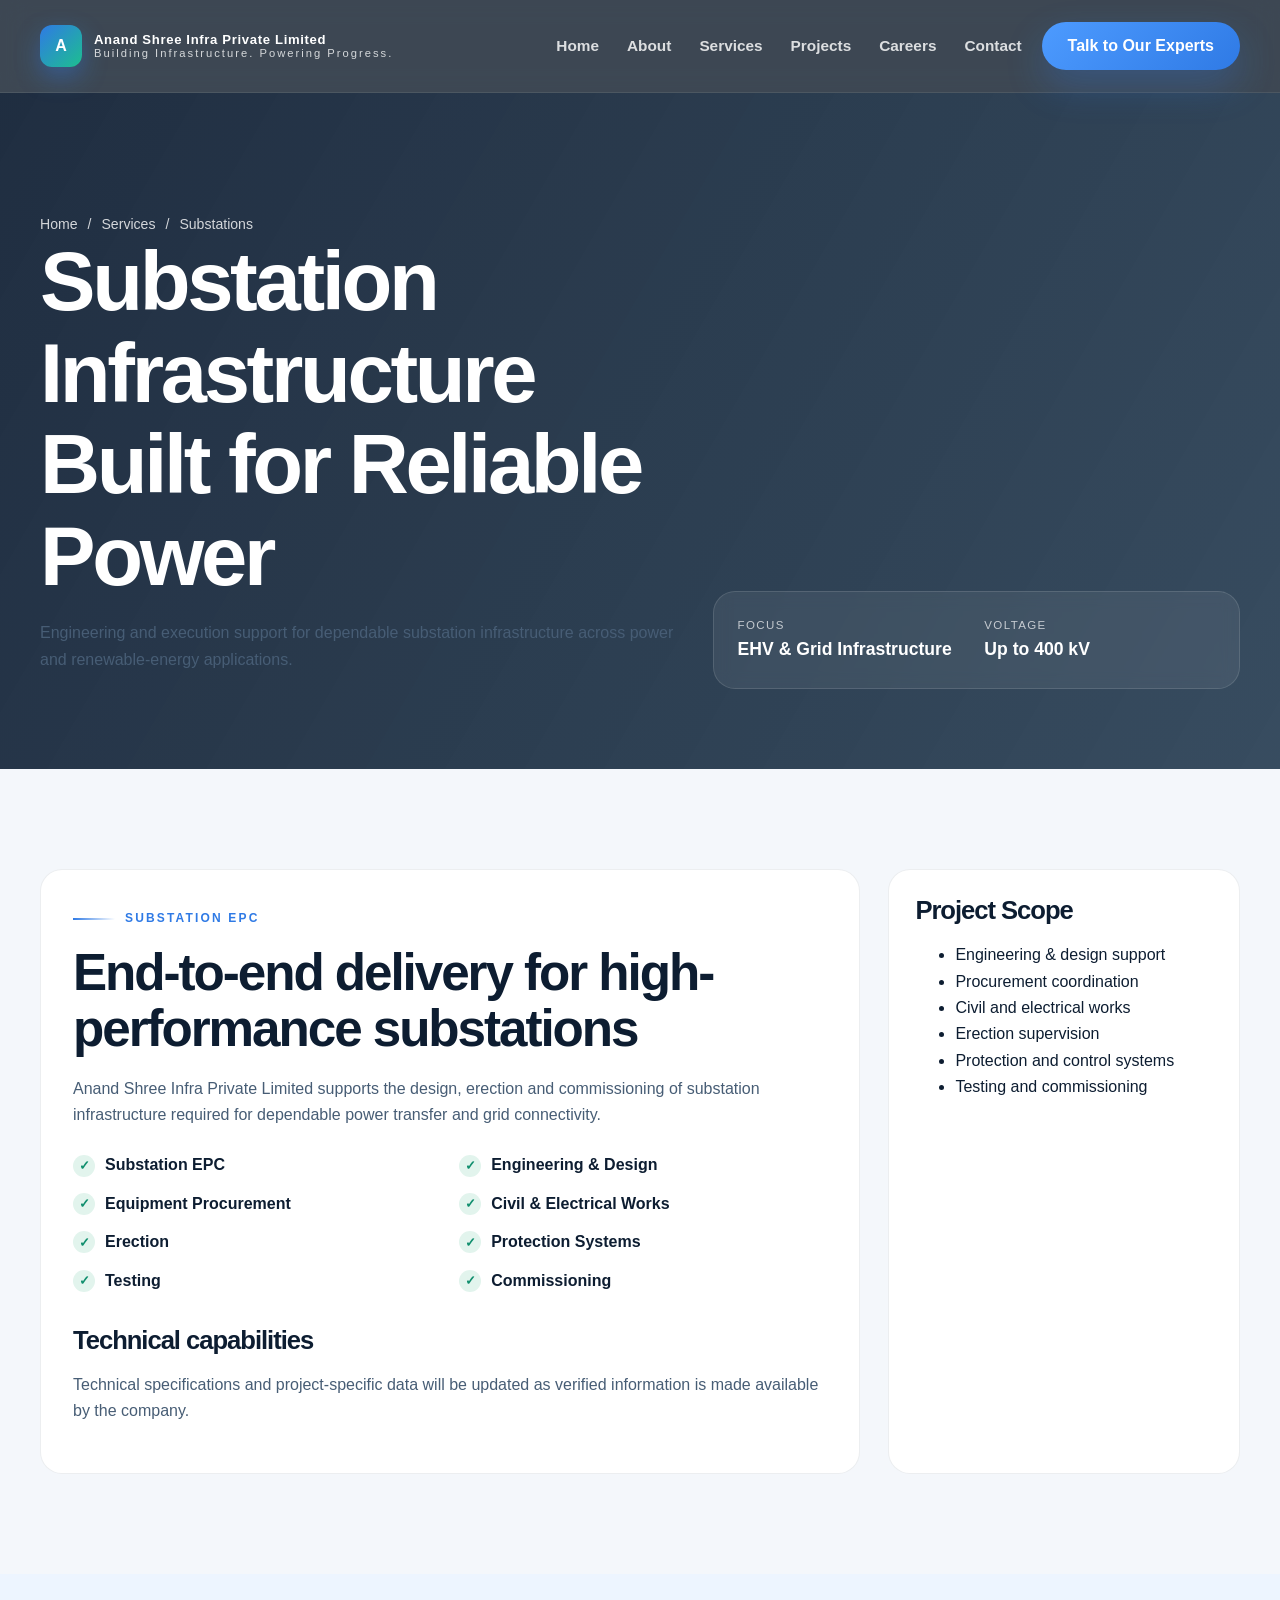
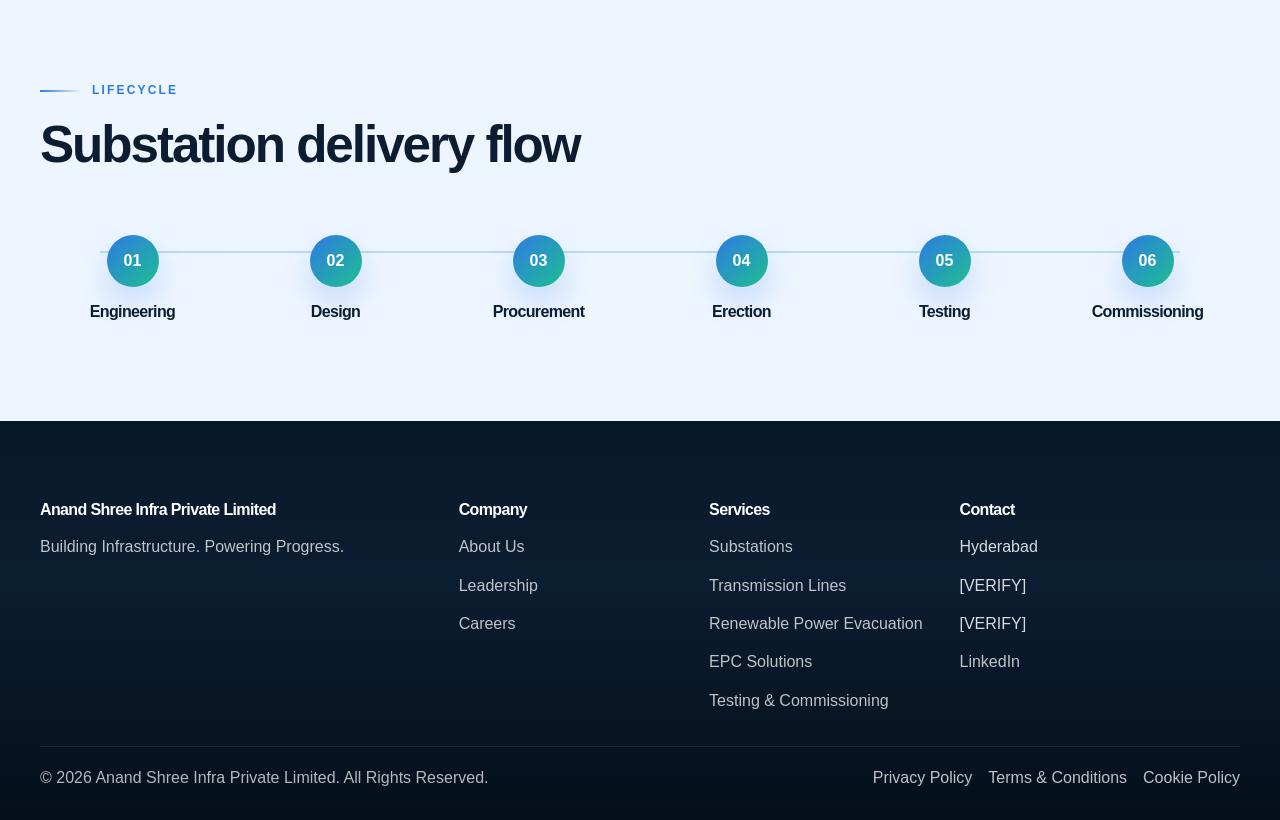
<file: substations.html>
<!DOCTYPE html>
<html lang="en">
  <head>
    <meta charset="UTF-8" />
    <meta name="viewport" content="width=device-width, initial-scale=1.0" />
    <title>Substations | Anand Shree Infra Private Limited</title>
    <meta name="description" content="Substation infrastructure services covering engineering, design, procurement, erection, testing and commissioning for high-voltage electrical projects." />
    <link rel="stylesheet" href="css/styles.css" />
    <script defer src="js/site-data.js"></script>
    <script defer src="js/script.js"></script>
  </head>
  <body>
    <header class="site-header">
      <div class="container header-inner">
        <a class="brand" href="index.html"><div class="brand-mark">A</div><div class="brand-text"><strong data-config="company-name">Anand Shree Infra Private Limited</strong><span data-config="tagline">Building Infrastructure. Powering Progress.</span></div></a>
        <nav class="main-nav" aria-label="Main navigation"><a href="index.html">Home</a><a href="about.html">About</a><div class="nav-item has-mega"><a href="services.html">Services</a><div class="mega-menu"><div class="mega-column"><h4>Power Infrastructure</h4><a href="substations.html">Substations</a><a href="transmission-lines.html">Transmission Lines</a><a href="renewable-power-evacuation.html">Power Evacuation</a><a href="services.html">Electrical Infrastructure</a></div><div class="mega-column"><h4>Renewable Energy</h4><a href="renewable-power-evacuation.html">Solar Power Infrastructure</a><a href="renewable-power-evacuation.html">Renewable Power Evacuation</a><a href="projects.html">Solar &amp; Wind Project Infrastructure</a></div><div class="mega-column"><h4>EPC</h4><a href="epc-solutions.html">Engineering</a><a href="epc-solutions.html">Procurement</a><a href="epc-solutions.html">Construction</a><a href="epc-solutions.html">Erection</a><a href="epc-solutions.html">Testing &amp; Commissioning</a></div></div></div><a href="projects.html">Projects</a><a href="careers.html">Careers</a><a href="contact.html">Contact</a></nav>
        <div class="header-actions"><a class="btn btn-primary" href="contact.html">Talk to Our Experts</a></div>
        <button class="btn btn-secondary mobile-menu-toggle" aria-expanded="false" aria-label="Toggle menu">Menu</button>
      </div>
      <div class="mobile-menu"><nav class="mobile-nav container"><a href="index.html">Home</a><a href="about.html">About</a><a href="services.html">Services</a><a href="projects.html">Projects</a><a href="careers.html">Careers</a><a href="contact.html">Contact</a><a class="btn btn-primary mobile-btn" href="contact.html">Talk to Our Experts</a></nav></div>
    </header>
    <main>
      <section class="page-hero">
        <div class="container page-hero-inner">
          <div>
            <div class="breadcrumbs"><a href="index.html">Home</a> / <a href="services.html">Services</a> / <span>Substations</span></div>
            <h1>Substation Infrastructure Built for Reliable Power</h1>
            <p>Engineering and execution support for dependable substation infrastructure across power and renewable-energy applications.</p>
          </div>
          <div class="page-hero-card"><div class="grid-meta"><div><div class="meta-label">Focus</div><div class="meta-value">EHV &amp; Grid Infrastructure</div></div><div><div class="meta-label">Voltage</div><div class="meta-value">Up to 400 kV</div></div></div></div>
        </div>
      </section>
      <section class="section">
        <div class="container detail-layout">
          <div class="detail-content">
            <div class="eyebrow">Substation EPC</div>
            <h2>End-to-end delivery for high-performance substations</h2>
            <p>Anand Shree Infra Private Limited supports the design, erection and commissioning of substation infrastructure required for dependable power transfer and grid connectivity.</p>
            <div class="feature-list">
              <div class="feature-item">Substation EPC</div>
              <div class="feature-item">Engineering &amp; Design</div>
              <div class="feature-item">Equipment Procurement</div>
              <div class="feature-item">Civil &amp; Electrical Works</div>
              <div class="feature-item">Erection</div>
              <div class="feature-item">Protection Systems</div>
              <div class="feature-item">Testing</div>
              <div class="feature-item">Commissioning</div>
            </div>
            <h3 style="margin-top:32px;">Technical capabilities</h3>
            <p>Technical specifications and project-specific data will be updated as verified information is made available by the company.</p>
          </div>
          <aside class="side-panel">
            <h3>Project Scope</h3>
            <ul>
              <li>Engineering &amp; design support</li>
              <li>Procurement coordination</li>
              <li>Civil and electrical works</li>
              <li>Erection supervision</li>
              <li>Protection and control systems</li>
              <li>Testing and commissioning</li>
            </ul>
          </aside>
        </div>
      </section>
      <section class="section" style="background:#edf5ff;">
        <div class="container">
          <div class="section-header"><div class="eyebrow">Lifecycle</div><h2>Substation delivery flow</h2></div>
          <div class="timeline">
            <div class="timeline-step"><div class="num">01</div><h4>Engineering</h4></div>
            <div class="timeline-step"><div class="num">02</div><h4>Design</h4></div>
            <div class="timeline-step"><div class="num">03</div><h4>Procurement</h4></div>
            <div class="timeline-step"><div class="num">04</div><h4>Erection</h4></div>
            <div class="timeline-step"><div class="num">05</div><h4>Testing</h4></div>
            <div class="timeline-step"><div class="num">06</div><h4>Commissioning</h4></div>
          </div>
        </div>
      </section>
    </main>
    <footer class="footer">
      <div class="container footer-inner"><div><h4 data-config="company-name">Anand Shree Infra Private Limited</h4><p>Building Infrastructure. Powering Progress.</p></div><div><h4>Company</h4><ul><li><a href="about.html">About Us</a></li><li><a href="careers.html">Leadership</a></li><li><a href="careers.html">Careers</a></li></ul></div><div><h4>Services</h4><ul><li><a href="substations.html">Substations</a></li><li><a href="transmission-lines.html">Transmission Lines</a></li><li><a href="renewable-power-evacuation.html">Renewable Power Evacuation</a></li><li><a href="epc-solutions.html">EPC Solutions</a></li><li><a href="services.html">Testing &amp; Commissioning</a></li></ul></div><div><h4>Contact</h4><ul><li>Hyderabad</li><li data-config="phone">[VERIFY]</li><li data-config="email">[VERIFY]</li><li><a href="https://www.linkedin.com" target="_blank" rel="noreferrer">LinkedIn</a></li></ul></div></div>
      <div class="container footer-bottom"><div>© <span data-config="current-year">2026</span> Anand Shree Infra Private Limited. All Rights Reserved.</div><div class="footer-bottom-links"><a href="index.html">Privacy Policy</a><a href="index.html">Terms &amp; Conditions</a><a href="index.html">Cookie Policy</a></div></div>
    </footer>
  </body>
</html>
</file>
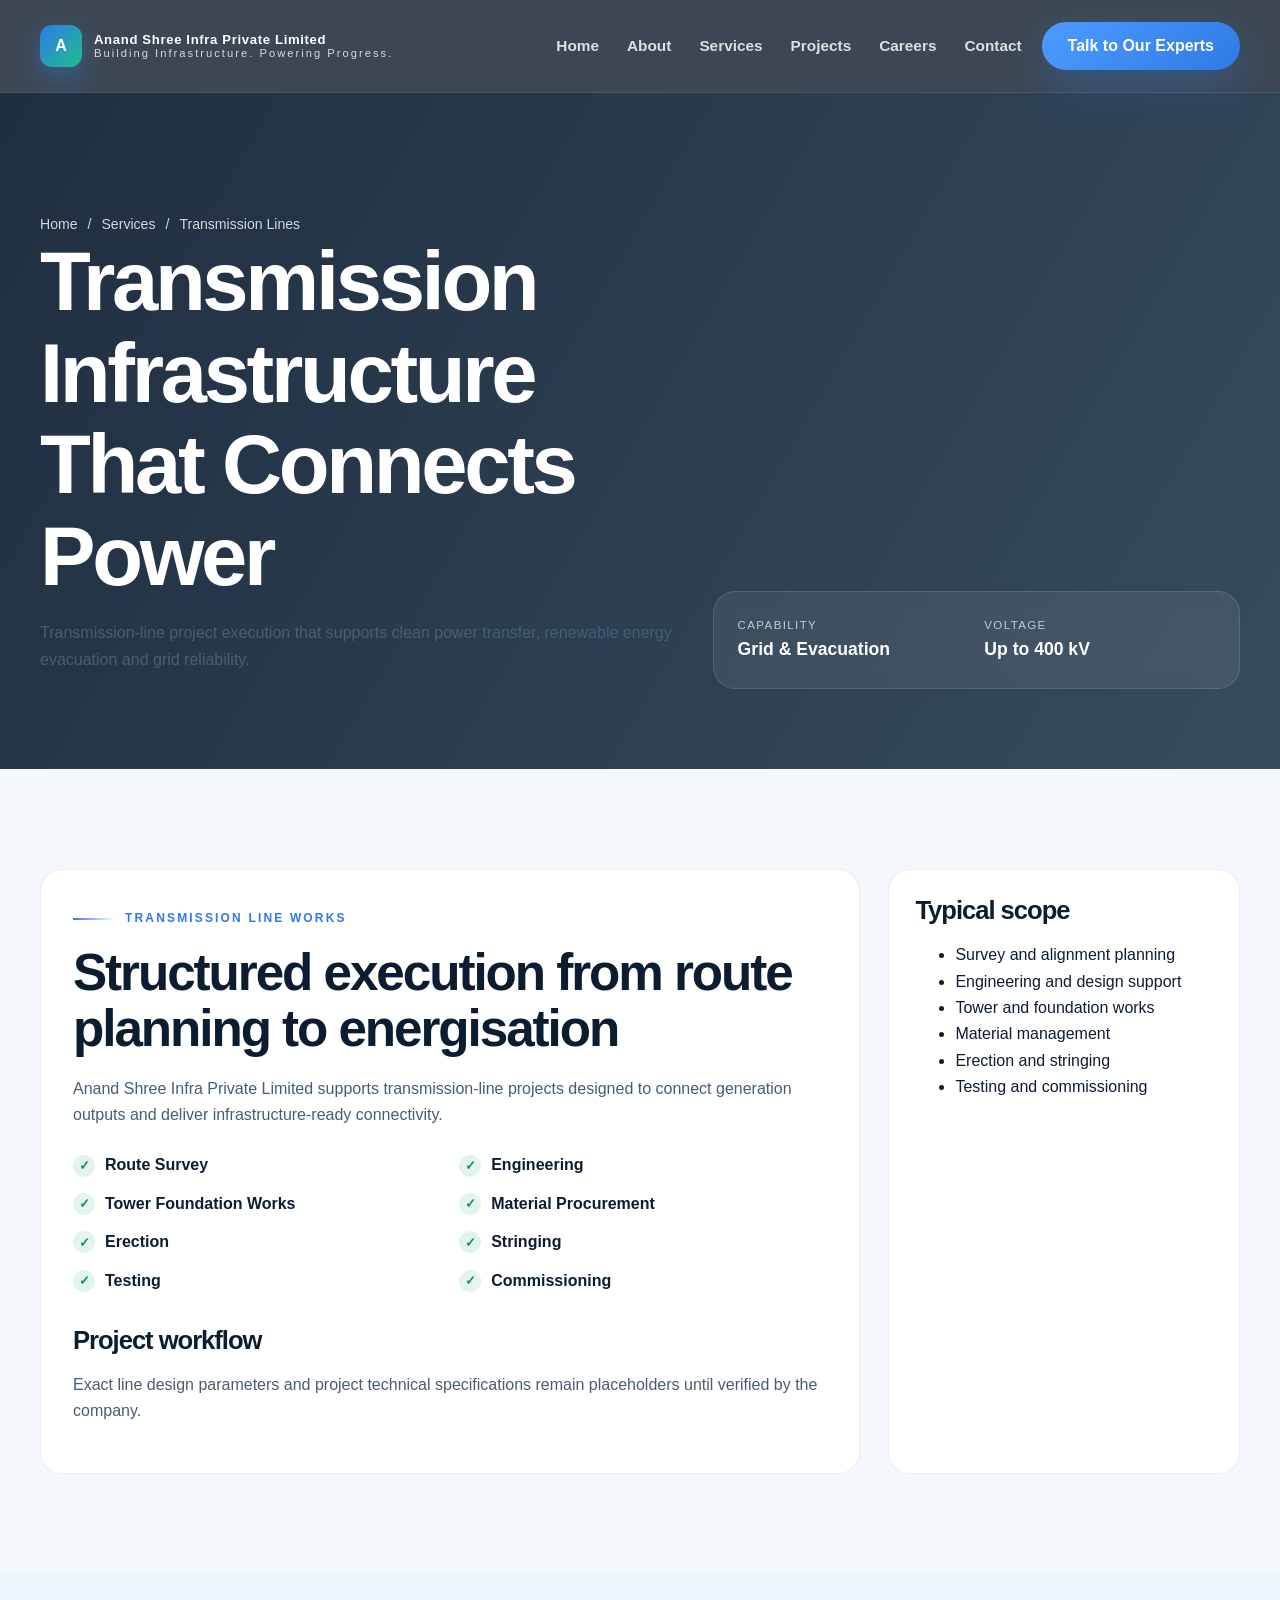
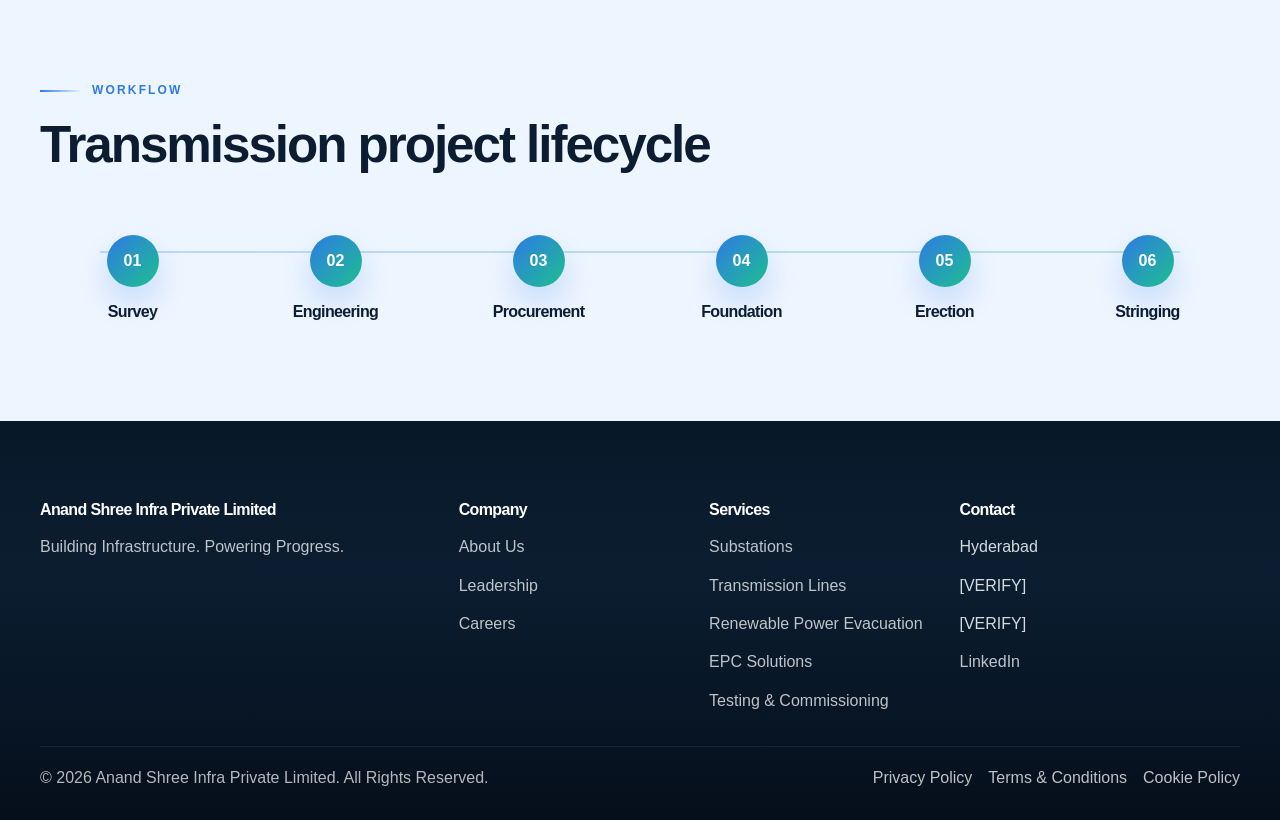
<file: transmission-lines.html>
<!DOCTYPE html>
<html lang="en">
  <head>
    <meta charset="UTF-8" />
    <meta name="viewport" content="width=device-width, initial-scale=1.0" />
    <title>Transmission Lines | Anand Shree Infra Private Limited</title>
    <meta name="description" content="Transmission line infrastructure and EPC support for efficient power transfer and renewable energy evacuation." />
    <link rel="stylesheet" href="css/styles.css" />
    <script defer src="js/site-data.js"></script>
    <script defer src="js/script.js"></script>
  </head>
  <body>
    <header class="site-header">
      <div class="container header-inner">
        <a class="brand" href="index.html"><div class="brand-mark">A</div><div class="brand-text"><strong data-config="company-name">Anand Shree Infra Private Limited</strong><span data-config="tagline">Building Infrastructure. Powering Progress.</span></div></a>
        <nav class="main-nav" aria-label="Main navigation"><a href="index.html">Home</a><a href="about.html">About</a><div class="nav-item has-mega"><a href="services.html">Services</a><div class="mega-menu"><div class="mega-column"><h4>Power Infrastructure</h4><a href="substations.html">Substations</a><a href="transmission-lines.html">Transmission Lines</a><a href="renewable-power-evacuation.html">Power Evacuation</a><a href="services.html">Electrical Infrastructure</a></div><div class="mega-column"><h4>Renewable Energy</h4><a href="renewable-power-evacuation.html">Solar Power Infrastructure</a><a href="renewable-power-evacuation.html">Renewable Power Evacuation</a><a href="projects.html">Solar &amp; Wind Project Infrastructure</a></div><div class="mega-column"><h4>EPC</h4><a href="epc-solutions.html">Engineering</a><a href="epc-solutions.html">Procurement</a><a href="epc-solutions.html">Construction</a><a href="epc-solutions.html">Erection</a><a href="epc-solutions.html">Testing &amp; Commissioning</a></div></div></div><a href="projects.html">Projects</a><a href="careers.html">Careers</a><a href="contact.html">Contact</a></nav>
        <div class="header-actions"><a class="btn btn-primary" href="contact.html">Talk to Our Experts</a></div>
        <button class="btn btn-secondary mobile-menu-toggle" aria-expanded="false" aria-label="Toggle menu">Menu</button>
      </div>
      <div class="mobile-menu"><nav class="mobile-nav container"><a href="index.html">Home</a><a href="about.html">About</a><a href="services.html">Services</a><a href="projects.html">Projects</a><a href="careers.html">Careers</a><a href="contact.html">Contact</a><a class="btn btn-primary mobile-btn" href="contact.html">Talk to Our Experts</a></nav></div>
    </header>
    <main>
      <section class="page-hero">
        <div class="container page-hero-inner">
          <div>
            <div class="breadcrumbs"><a href="index.html">Home</a> / <a href="services.html">Services</a> / <span>Transmission Lines</span></div>
            <h1>Transmission Infrastructure That Connects Power</h1>
            <p>Transmission-line project execution that supports clean power transfer, renewable energy evacuation and grid reliability.</p>
          </div>
          <div class="page-hero-card"><div class="grid-meta"><div><div class="meta-label">Capability</div><div class="meta-value">Grid &amp; Evacuation</div></div><div><div class="meta-label">Voltage</div><div class="meta-value">Up to 400 kV</div></div></div></div>
        </div>
      </section>
      <section class="section">
        <div class="container detail-layout">
          <div class="detail-content">
            <div class="eyebrow">Transmission line works</div>
            <h2>Structured execution from route planning to energisation</h2>
            <p>Anand Shree Infra Private Limited supports transmission-line projects designed to connect generation outputs and deliver infrastructure-ready connectivity.</p>
            <div class="feature-list">
              <div class="feature-item">Route Survey</div>
              <div class="feature-item">Engineering</div>
              <div class="feature-item">Tower Foundation Works</div>
              <div class="feature-item">Material Procurement</div>
              <div class="feature-item">Erection</div>
              <div class="feature-item">Stringing</div>
              <div class="feature-item">Testing</div>
              <div class="feature-item">Commissioning</div>
            </div>
            <h3 style="margin-top:32px;">Project workflow</h3>
            <p>Exact line design parameters and project technical specifications remain placeholders until verified by the company.</p>
          </div>
          <aside class="side-panel"><h3>Typical scope</h3><ul><li>Survey and alignment planning</li><li>Engineering and design support</li><li>Tower and foundation works</li><li>Material management</li><li>Erection and stringing</li><li>Testing and commissioning</li></ul></aside>
        </div>
      </section>
      <section class="section" style="background:#edf5ff;">
        <div class="container">
          <div class="section-header"><div class="eyebrow">Workflow</div><h2>Transmission project lifecycle</h2></div>
          <div class="timeline">
            <div class="timeline-step"><div class="num">01</div><h4>Survey</h4></div>
            <div class="timeline-step"><div class="num">02</div><h4>Engineering</h4></div>
            <div class="timeline-step"><div class="num">03</div><h4>Procurement</h4></div>
            <div class="timeline-step"><div class="num">04</div><h4>Foundation</h4></div>
            <div class="timeline-step"><div class="num">05</div><h4>Erection</h4></div>
            <div class="timeline-step"><div class="num">06</div><h4>Stringing</h4></div>
          </div>
        </div>
      </section>
    </main>
    <footer class="footer">
      <div class="container footer-inner"><div><h4 data-config="company-name">Anand Shree Infra Private Limited</h4><p>Building Infrastructure. Powering Progress.</p></div><div><h4>Company</h4><ul><li><a href="about.html">About Us</a></li><li><a href="careers.html">Leadership</a></li><li><a href="careers.html">Careers</a></li></ul></div><div><h4>Services</h4><ul><li><a href="substations.html">Substations</a></li><li><a href="transmission-lines.html">Transmission Lines</a></li><li><a href="renewable-power-evacuation.html">Renewable Power Evacuation</a></li><li><a href="epc-solutions.html">EPC Solutions</a></li><li><a href="services.html">Testing &amp; Commissioning</a></li></ul></div><div><h4>Contact</h4><ul><li>Hyderabad</li><li data-config="phone">[VERIFY]</li><li data-config="email">[VERIFY]</li><li><a href="https://www.linkedin.com" target="_blank" rel="noreferrer">LinkedIn</a></li></ul></div></div>
      <div class="container footer-bottom"><div>© <span data-config="current-year">2026</span> Anand Shree Infra Private Limited. All Rights Reserved.</div><div class="footer-bottom-links"><a href="index.html">Privacy Policy</a><a href="index.html">Terms &amp; Conditions</a><a href="index.html">Cookie Policy</a></div></div>
    </footer>
  </body>
</html>
</file>
<file: css/styles.css>
:root {
  --navy-950: #08182c;
  --navy-900: #0d1d31;
  --navy-800: #132b43;
  --blue-600: #2f7ae5;
  --blue-500: #4d9bff;
  --green-600: #0f8e6d;
  --green-500: #1dbf8f;
  --slate-100: #eef3f7;
  --slate-200: #dfeaf3;
  --slate-400: #96a8ba;
  --slate-500: #70839a;
  --slate-700: #3f536f;
  --white: #ffffff;
  --shadow-soft: 0 24px 60px rgba(8, 24, 44, 0.12);
  --shadow-strong: 0 28px 80px rgba(8, 24, 44, 0.16);
  --radius-lg: 28px;
  --radius-md: 18px;
  --radius-sm: 12px;
  --container: 1200px;
  --transition: 0.3s ease;
}

* { box-sizing: border-box; }
html { scroll-behavior: smooth; }
body {
  margin: 0;
  font-family: "Segoe UI", Inter, Arial, sans-serif;
  background: #f4f7fb;
  color: var(--navy-900);
  line-height: 1.65;
}
img { max-width: 100%; display: block; }
a { color: inherit; text-decoration: none; }
button, input, select, textarea { font: inherit; }
.container { width: min(var(--container), calc(100% - 32px)); margin: 0 auto; }
.section { padding: 100px 0; }
.section-sm { padding: 80px 0; }
.eyebrow {
  display: inline-flex;
  align-items: center;
  gap: 10px;
  font-size: 12px;
  text-transform: uppercase;
  letter-spacing: 0.18em;
  color: var(--blue-600);
  font-weight: 700;
  margin-bottom: 16px;
}
.eyebrow::before {
  content: "";
  width: 42px;
  height: 2px;
  background: linear-gradient(90deg, var(--blue-600), transparent);
}
h1, h2, h3, h4, h5 { margin: 0 0 18px; line-height: 1.1; letter-spacing: -0.04em; }
h1 { font-size: clamp(2.8rem, 7vw, 5.2rem); }
h2 { font-size: clamp(2.2rem, 4vw, 3.5rem); }
h3 { font-size: clamp(1.5rem, 2vw, 2rem); }
p { margin: 0 0 16px; color: #475d75; }
.text-white { color: white; }
.text-primary { color: var(--navy-900); }
.text-muted { color: var(--slate-500); }

.btn {
  display: inline-flex;
  align-items: center;
  justify-content: center;
  gap: 10px;
  border: none;
  border-radius: 999px;
  padding: 16px 26px;
  font-weight: 700;
  line-height: 1;
  cursor: pointer;
  transition: transform var(--transition), box-shadow var(--transition), background var(--transition), color var(--transition);
}
.btn:hover { transform: translateY(-2px); }
.btn-primary {
  background: linear-gradient(135deg, var(--blue-500), var(--blue-600));
  color: var(--white);
  box-shadow: 0 16px 36px rgba(47, 122, 229, 0.28);
}
.btn-secondary {
  background: rgba(255,255,255,0.08);
  color: var(--white);
  border: 1px solid rgba(255,255,255,0.2);
}
.btn-light {
  background: var(--white);
  color: var(--navy-900);
  box-shadow: var(--shadow-soft);
}

.site-header {
  position: sticky;
  top: 0;
  z-index: 100;
  backdrop-filter: blur(14px);
  background: rgba(9, 22, 36, 0.78);
  border-bottom: 1px solid rgba(255,255,255,0.08);
}
.header-inner {
  display: flex;
  align-items: center;
  justify-content: space-between;
  min-height: 92px;
  gap: 20px;
}
.brand {
  display: inline-flex;
  align-items: center;
  gap: 12px;
  min-width: 0;
}
.brand-mark {
  width: 42px;
  height: 42px;
  border-radius: 12px;
  display: grid;
  place-items: center;
  background: linear-gradient(135deg, var(--blue-600), var(--green-500));
  color: var(--white);
  font-weight: 800;
  box-shadow: 0 10px 25px rgba(47, 122, 229, 0.4);
}
.brand-text {
  display: flex;
  flex-direction: column;
  line-height: 1.1;
  color: var(--white);
}
.brand-text strong {
  letter-spacing: 0.05em;
  font-size: 0.82rem;
  font-weight: 800;
}
.brand-text span {
  font-size: 0.7rem;
  letter-spacing: 0.18em;
  opacity: 0.78;
}
.main-nav {
  display: flex;
  align-items: center;
  gap: 28px;
  margin-left: auto;
}
.main-nav > a,
.main-nav .nav-item > a {
  color: rgba(255,255,255,0.82);
  font-weight: 600;
  font-size: 0.96rem;
  transition: color var(--transition);
}
.main-nav > a:hover,
.main-nav .nav-item > a:hover { color: var(--white); }
.nav-item { position: relative; }
.mega-menu {
  position: absolute;
  left: 50%;
  top: calc(100% + 18px);
  transform: translateX(-50%);
  width: 770px;
  background: rgba(9, 20, 34, 0.96);
  border: 1px solid rgba(255,255,255,0.08);
  border-radius: 22px;
  box-shadow: var(--shadow-strong);
  padding: 22px;
  display: grid;
  grid-template-columns: repeat(3, 1fr);
  gap: 18px;
  opacity: 0;
  visibility: hidden;
  pointer-events: none;
  transition: opacity var(--transition), visibility var(--transition), transform var(--transition);
}
.nav-item:hover .mega-menu,
.nav-item:focus-within .mega-menu {
  opacity: 1;
  visibility: visible;
  pointer-events: auto;
  transform: translateX(-50%) translateY(0);
}
.mega-column h4 {
  font-size: 0.75rem;
  letter-spacing: 0.12em;
  text-transform: uppercase;
  color: var(--blue-500);
  margin-bottom: 12px;
}
.mega-column a {
  display: block;
  padding: 10px 0;
  color: rgba(255,255,255,0.8);
  transition: color var(--transition), transform var(--transition);
}
.mega-column a:hover { color: var(--white); transform: translateX(4px); }
.header-actions { display: flex; align-items: center; gap: 12px; }
.mobile-menu-toggle { display: none; }
.mobile-menu {
  display: none;
  position: fixed;
  inset: 92px 0 0 0;
  background: rgba(8, 24, 44, 0.98);
  padding: 24px 20px 40px;
  overflow-y: auto;
}
.mobile-menu.open { display: block; }
.mobile-nav a,
.mobile-nav button {
  display: block;
  width: 100%;
  padding: 16px 0;
  color: var(--white);
  font-weight: 600;
  border-bottom: 1px solid rgba(255,255,255,0.08);
  background: transparent;
  border-left: none;
  border-right: none;
  border-top: none;
  text-align: left;
}
.mobile-nav .mobile-btn { margin-top: 18px; }

.hero {
  position: relative;
  background: linear-gradient(120deg, rgba(8,24,44,0.88), rgba(15,38,61,0.7)), url('https://images.unsplash.com/photo-1473341304170-971dccb5ac1e?auto=format&fit=crop&w=1600&q=80') center/cover no-repeat;
  color: var(--white);
  overflow: hidden;
}
.hero::before {
  content: "";
  position: absolute;
  inset: 0;
  background-image: linear-gradient(rgba(255,255,255,0.04) 1px, transparent 1px), linear-gradient(90deg, rgba(255,255,255,0.04) 1px, transparent 1px);
  background-size: 46px 46px;
  mask-image: radial-gradient(circle at center, black 30%, transparent 100%);
}
.hero-shell {
  position: relative;
  display: grid;
  grid-template-columns: 1.2fr 0.8fr;
  gap: 36px;
  align-items: center;
  min-height: 760px;
  padding: 80px 0 72px;
}
.hero-copy { max-width: 680px; }
.hero-copy .eyebrow { color: #8ec7ff; }
.hero-copy p {
  color: rgba(255,255,255,0.8);
  font-size: 1.14rem;
}
.hero-actions { display: flex; flex-wrap: wrap; gap: 16px; margin-top: 28px; }
.hero-meta {
  display: flex;
  flex-wrap: wrap;
  gap: 28px;
  margin-top: 30px;
  color: rgba(255,255,255,0.78);
  font-size: 0.94rem;
}
.hero-panel {
  background: rgba(9, 21, 35, 0.46);
  border: 1px solid rgba(255,255,255,0.12);
  border-radius: 28px;
  box-shadow: var(--shadow-strong);
  padding: 28px;
  backdrop-filter: blur(10px);
}
.panel-card {
  background: rgba(255,255,255,0.04);
  border: 1px solid rgba(255,255,255,0.08);
  border-radius: 18px;
  padding: 18px 18px 14px;
  margin-bottom: 14px;
}
.panel-card:last-child { margin-bottom: 0; }
.panel-label {
  color: rgba(255,255,255,0.72);
  text-transform: uppercase;
  letter-spacing: 0.15em;
  font-size: 0.7rem;
}
.panel-value {
  font-size: clamp(1.6rem, 3vw, 2.3rem);
  font-weight: 800;
  margin-top: 8px;
}
.panel-detail {
  display: flex;
  justify-content: space-between;
  gap: 16px;
  color: rgba(255,255,255,0.72);
  font-size: 0.9rem;
  padding-top: 12px;
  border-top: 1px solid rgba(255,255,255,0.08);
}

.container-card {
  background: rgba(255,255,255,0.7);
  border-radius: var(--radius-lg);
  box-shadow: var(--shadow-soft);
  border: 1px solid rgba(19,43,67,0.08);
}

.stats-band {
  position: relative;
  margin-top: -42px;
  z-index: 2;
}
.stats-grid {
  display: grid;
  grid-template-columns: repeat(4, minmax(0, 1fr));
  gap: 18px;
  padding: 18px;
}
.stat-card {
  background: linear-gradient(180deg, rgba(255,255,255,0.98), rgba(240,245,250,0.96));
  border: 1px solid rgba(11, 31, 52, 0.08);
  border-radius: 18px;
  padding: 24px 20px;
  min-height: 150px;
}
.stat-card .value {
  font-size: clamp(2rem, 3vw, 2.8rem);
  font-weight: 800;
  letter-spacing: -0.06em;
  color: var(--navy-900);
  line-height: 1;
  margin: 8px 0 10px;
}
.stat-card .label {
  color: var(--slate-500);
  text-transform: uppercase;
  letter-spacing: 0.1em;
  font-size: 0.72rem;
  font-weight: 700;
}
.stat-card .note {
  color: var(--slate-700);
  font-size: 0.9rem;
}

.grid-2 {
  display: grid;
  grid-template-columns: 1.1fr 0.9fr;
  gap: 36px;
  align-items: center;
}
.about-image {
  position: relative;
  min-height: 560px;
  border-radius: 30px;
  overflow: hidden;
  box-shadow: var(--shadow-strong);
}
.about-image img {
  width: 100%;
  height: 100%;
  object-fit: cover;
}
.about-badges {
  display: flex;
  flex-wrap: wrap;
  gap: 12px;
  margin: 26px 0 18px;
}
.badge {
  padding: 10px 14px;
  border-radius: 999px;
  background: rgba(47,122,229,0.08);
  border: 1px solid rgba(47,122,229,0.1);
  color: var(--navy-900);
  font-weight: 700;
  font-size: 0.8rem;
}
.feature-list {
  display: grid;
  grid-template-columns: repeat(2, minmax(0, 1fr));
  gap: 12px 18px;
  margin-top: 24px;
}
.feature-item {
  display: flex;
  align-items: center;
  gap: 10px;
  color: var(--navy-900);
  font-weight: 600;
}
.feature-item::before {
  content: "✓";
  width: 22px;
  height: 22px;
  display: inline-grid;
  place-items: center;
  border-radius: 50%;
  background: rgba(20,165,111,0.12);
  color: var(--green-600);
  font-size: 0.8rem;
}

.services-grid, .project-grid, .news-grid, .team-grid, .jobs-grid {
  display: grid;
  grid-template-columns: repeat(3, minmax(0, 1fr));
  gap: 26px;
}
.service-card, .project-card, .news-card, .job-card, .team-card {
  background: rgba(255,255,255,0.96);
  border: 1px solid rgba(19,43,67,0.08);
  border-radius: 22px;
  overflow: hidden;
  box-shadow: var(--shadow-soft);
  transition: transform var(--transition), box-shadow var(--transition);
}
.service-card:hover, .project-card:hover, .news-card:hover, .job-card:hover, .team-card:hover {
  transform: translateY(-6px);
  box-shadow: var(--shadow-strong);
}
.card-image { height: 220px; overflow: hidden; }
.card-image img { width: 100%; height: 100%; object-fit: cover; }
.card-body { padding: 24px; }
.card-index { color: var(--blue-600); font-size: 0.75rem; letter-spacing: 0.12em; text-transform: uppercase; font-weight: 800; }
.card-body h3 { margin-top: 12px; }
.link-arrow { color: var(--navy-900); font-weight: 700; }
.link-arrow:hover { color: var(--blue-600); }

.renewable-flow {
  background: linear-gradient(180deg, #edf5ff 0%, #f8fbff 100%);
}
.energy-diagram {
  display: grid;
  grid-template-columns: repeat(6, minmax(0, 1fr));
  gap: 14px;
  margin-top: 32px;
  align-items: center;
}
.energy-node {
  background: var(--white);
  border: 1px solid rgba(19,43,67,0.08);
  border-radius: 18px;
  padding: 18px 12px;
  text-align: center;
  font-weight: 700;
  color: var(--navy-900);
  box-shadow: var(--shadow-soft);
}
.energy-arrow {
  display: flex;
  justify-content: center;
  align-items: center;
  color: var(--blue-600);
  font-size: 2rem;
  font-weight: 700;
}

.why-grid {
  display: grid;
  grid-template-columns: repeat(3, minmax(0, 1fr));
  gap: 22px;
}
.reason-card {
  background: rgba(255,255,255,0.92);
  border: 1px solid rgba(19,43,67,0.08);
  padding: 28px 24px;
  border-radius: 22px;
  box-shadow: var(--shadow-soft);
}
.reason-card .icon {
  width: 52px;
  height: 52px;
  border-radius: 16px;
  display: grid;
  place-items: center;
  font-size: 1.4rem;
  background: linear-gradient(135deg, rgba(47,122,229,0.12), rgba(20,165,111,0.12));
  color: var(--blue-600);
  margin-bottom: 16px;
}

.timeline {
  position: relative;
  display: flex;
  gap: 18px;
  flex-wrap: wrap;
  justify-content: space-between;
  margin-top: 26px;
}
.timeline::before {
  content: "";
  position: absolute;
  left: 5%;
  right: 5%;
  top: 42px;
  height: 2px;
  background: linear-gradient(90deg, rgba(47,122,229,0.25), rgba(20,165,111,0.25));
}
.timeline-step {
  position: relative;
  flex: 1 1 140px;
  min-width: 140px;
  padding-top: 26px;
}
.timeline-step .num {
  width: 52px;
  height: 52px;
  display: grid;
  place-items: center;
  margin: 0 auto 16px;
  border-radius: 50%;
  background: linear-gradient(135deg, var(--blue-600), var(--green-500));
  color: var(--white);
  font-weight: 800;
  box-shadow: 0 16px 30px rgba(47, 122, 229, 0.2);
}
.timeline-step h4 {
  text-align: center;
  font-size: 1rem;
  margin: 0;
}

.section-header {
  max-width: 750px;
  margin-bottom: 36px;
}
.section-header p { font-size: 1.04rem; }

.cta-section {
  background: linear-gradient(135deg, var(--navy-900), #0a2240 52%, var(--blue-800));
  color: var(--white);
  border-radius: 28px;
  padding: 52px 38px;
  box-shadow: var(--shadow-strong);
}
.cta-section p { color: rgba(255,255,255,0.76); }

.faq-wrap { max-width: 980px; margin: 0 auto; }
.faq-item {
  background: rgba(255,255,255,0.96);
  border: 1px solid rgba(19,43,67,0.08);
  border-radius: 18px;
  overflow: hidden;
  margin-bottom: 14px;
}
.faq-question {
  width: 100%;
  background: transparent;
  border: none;
  text-align: left;
  padding: 22px 24px;
  color: var(--navy-900);
  font-weight: 700;
  display: flex;
  align-items: center;
  justify-content: space-between;
  cursor: pointer;
}
.faq-answer {
  max-height: 0;
  overflow: hidden;
  transition: max-height 0.25s ease;
  padding: 0 24px;
}
.faq-item.active .faq-answer { max-height: 220px; padding: 0 24px 20px; }
.faq-item.active .faq-question svg { transform: rotate(180deg); }

.contact-grid {
  display: grid;
  grid-template-columns: 1fr 1.1fr;
  gap: 28px;
}
.contact-panel, .form-panel {
  background: rgba(255,255,255,0.96);
  border: 1px solid rgba(19,43,67,0.08);
  border-radius: 22px;
  box-shadow: var(--shadow-soft);
  padding: 32px;
}
.contact-list { display: grid; gap: 18px; }
.contact-row {
  display: flex;
  gap: 18px;
  align-items: flex-start;
}
.contact-icon {
  width: 46px;
  height: 46px;
  border-radius: 14px;
  display: grid;
  place-items: center;
  background: rgba(47,122,229,0.08);
  color: var(--blue-600);
  font-size: 1.1rem;
}
.form-grid {
  display: grid;
  grid-template-columns: repeat(2, minmax(0, 1fr));
  gap: 16px;
}
.field {
  display: flex;
  flex-direction: column;
  gap: 8px;
  margin-bottom: 16px;
}
.field label {
  color: var(--navy-900);
  font-weight: 700;
  font-size: 0.88rem;
}
.field input, .field select, .field textarea {
  width: 100%;
  border: 1px solid rgba(19,43,67,0.12);
  background: #f8fafc;
  border-radius: 12px;
  padding: 14px 16px;
  color: var(--navy-900);
}
.field input:focus, .field select:focus, .field textarea:focus {
  outline: 2px solid rgba(47,122,229,0.15);
  border-color: rgba(47,122,229,0.5);
}
.form-status { margin-top: 12px; color: var(--navy-900); font-weight: 600; }
.form-status.error { color: #bb1e3d; }
.form-status.success { color: var(--green-600); }

.page-hero {
  padding: 120px 0 80px;
  background: linear-gradient(120deg, rgba(8,24,44,0.9), rgba(14,38,62,0.82)), url('https://images.unsplash.com/photo-1518770660439-4636190af475?auto=format&fit=crop&w=1600&q=80') center/cover no-repeat;
  color: var(--white);
}
.page-hero-inner {
  display: grid;
  grid-template-columns: 1.1fr 0.9fr;
  gap: 28px;
  align-items: end;
}
.breadcrumbs { display: flex; flex-wrap: wrap; gap: 10px; font-size: 0.88rem; color: rgba(255,255,255,0.8); }
.breadcrumbs a { color: rgba(255,255,255,0.8); }
.page-hero-card {
  background: rgba(255,255,255,0.07);
  border: 1px solid rgba(255,255,255,0.12);
  border-radius: 22px;
  padding: 24px;
  backdrop-filter: blur(8px);
}
.page-hero-card .grid-meta { display: grid; grid-template-columns: repeat(2, minmax(0,1fr)); gap: 16px; }
.meta-label {
  color: rgba(255,255,255,0.7);
  font-size: 0.72rem;
  letter-spacing: 0.12em;
  text-transform: uppercase;
}
.meta-value { font-size: 1.1rem; font-weight: 700; }

.news-grid { grid-template-columns: repeat(3, minmax(0,1fr)); }
.news-card .card-body { padding: 22px; }
.news-meta { display: flex; gap: 12px; flex-wrap: wrap; font-size: 0.8rem; color: var(--slate-500); }

.project-filters { display: flex; flex-wrap: wrap; gap: 10px; margin-bottom: 26px; }
.filter-chip {
  border: 1px solid rgba(19,43,67,0.1);
  background: rgba(255,255,255,0.95);
  color: var(--navy-900);
  border-radius: 999px;
  padding: 10px 16px;
  font-weight: 700;
  cursor: pointer;
}
.filter-chip.active { background: var(--navy-900); color: var(--white); }

.project-card .project-specs { display: grid; grid-template-columns: repeat(2, minmax(0,1fr)); gap: 12px; padding-top: 18px; }
.project-specs div { border-top: 1px solid rgba(19,43,67,0.1); padding-top: 10px; }
.project-specs span { display: block; color: var(--slate-500); font-size: 0.72rem; letter-spacing: 0.08em; text-transform: uppercase; }
.project-specs strong { font-size: 0.95rem; }

.detail-layout {
  display: grid;
  grid-template-columns: 1.4fr 0.6fr;
  gap: 28px;
}
.detail-content { background: rgba(255,255,255,0.96); border: 1px solid rgba(19,43,67,0.08); border-radius: 22px; padding: 32px; }
.side-panel { background: rgba(255,255,255,0.96); border: 1px solid rgba(19,43,67,0.08); border-radius: 22px; padding: 26px; }
.detail-gallery { display: grid; grid-template-columns: repeat(3, minmax(0,1fr)); gap: 12px; margin-top: 24px; }
.detail-gallery img { border-radius: 16px; height: 180px; object-fit: cover; }

.job-card .card-body { padding: 24px 22px; }
.job-row { display: flex; flex-wrap: wrap; gap: 8px; margin-top: 2px; }
.job-tag {
  padding: 7px 12px;
  border-radius: 999px;
  background: rgba(47,122,229,0.08);
  color: var(--navy-900);
  font-size: 0.74rem;
  font-weight: 700;
}

.footer {
  background: linear-gradient(180deg, #071929, #0b1d30 40%, #050f1b);
  color: rgba(255,255,255,0.84);
  padding: 80px 0 0; }
.footer-inner {
  display: grid;
  grid-template-columns: 1.4fr 0.8fr 0.8fr 1fr;
  gap: 26px;
  padding-bottom: 32px;
}
.footer h4 { color: var(--white); font-size: 1rem; margin-bottom: 16px; }
.footer a, .footer p { color: rgba(255,255,255,0.74); }
.footer ul { list-style: none; padding: 0; margin: 0; display: grid; gap: 12px; }
.footer-bottom {
  border-top: 1px solid rgba(255,255,255,0.08);
  padding: 18px 0 28px;
  display: flex;
  justify-content: space-between;
  gap: 12px;
  flex-wrap: wrap;
  color: rgba(255,255,255,0.7);
}
.footer-bottom-links { display: flex; gap: 16px; flex-wrap: wrap; }

.map-frame {
  border: 0;
  width: 100%;
  min-height: 360px;
  border-radius: 18px;
  margin-top: 22px;
}

@media (max-width: 1100px) {
  .main-nav { gap: 18px; }
  .services-grid, .project-grid, .news-grid, .jobs-grid, .team-grid { grid-template-columns: repeat(2, minmax(0,1fr)); }
  .footer-inner { grid-template-columns: repeat(2, minmax(0,1fr)); }
  .hero-shell, .page-hero-inner, .grid-2, .contact-grid, .detail-layout { grid-template-columns: 1fr; }
  .energy-diagram { grid-template-columns: repeat(3, minmax(0,1fr)); }
}

@media (max-width: 820px) {
  .main-nav, .header-actions .btn { display: none; }
  .mobile-menu-toggle { display: inline-flex; }
  .hero-shell { min-height: 660px; padding-top: 50px; }
  .stats-grid, .why-grid, .feature-list, .form-grid { grid-template-columns: 1fr; }
  .services-grid, .project-grid, .news-grid, .jobs-grid, .team-grid, .footer-inner { grid-template-columns: 1fr; }
  .section { padding: 80px 0; }
  .timeline { flex-direction: column; }
  .timeline::before { display: none; }
  .timeline-step { padding-top: 0; }
  .energy-diagram { grid-template-columns: 1fr 1fr; }
}

@media (prefers-reduced-motion: reduce) {
  * { animation: none !important; transition: none !important; scroll-behavior: auto !important; }
}
</file>
